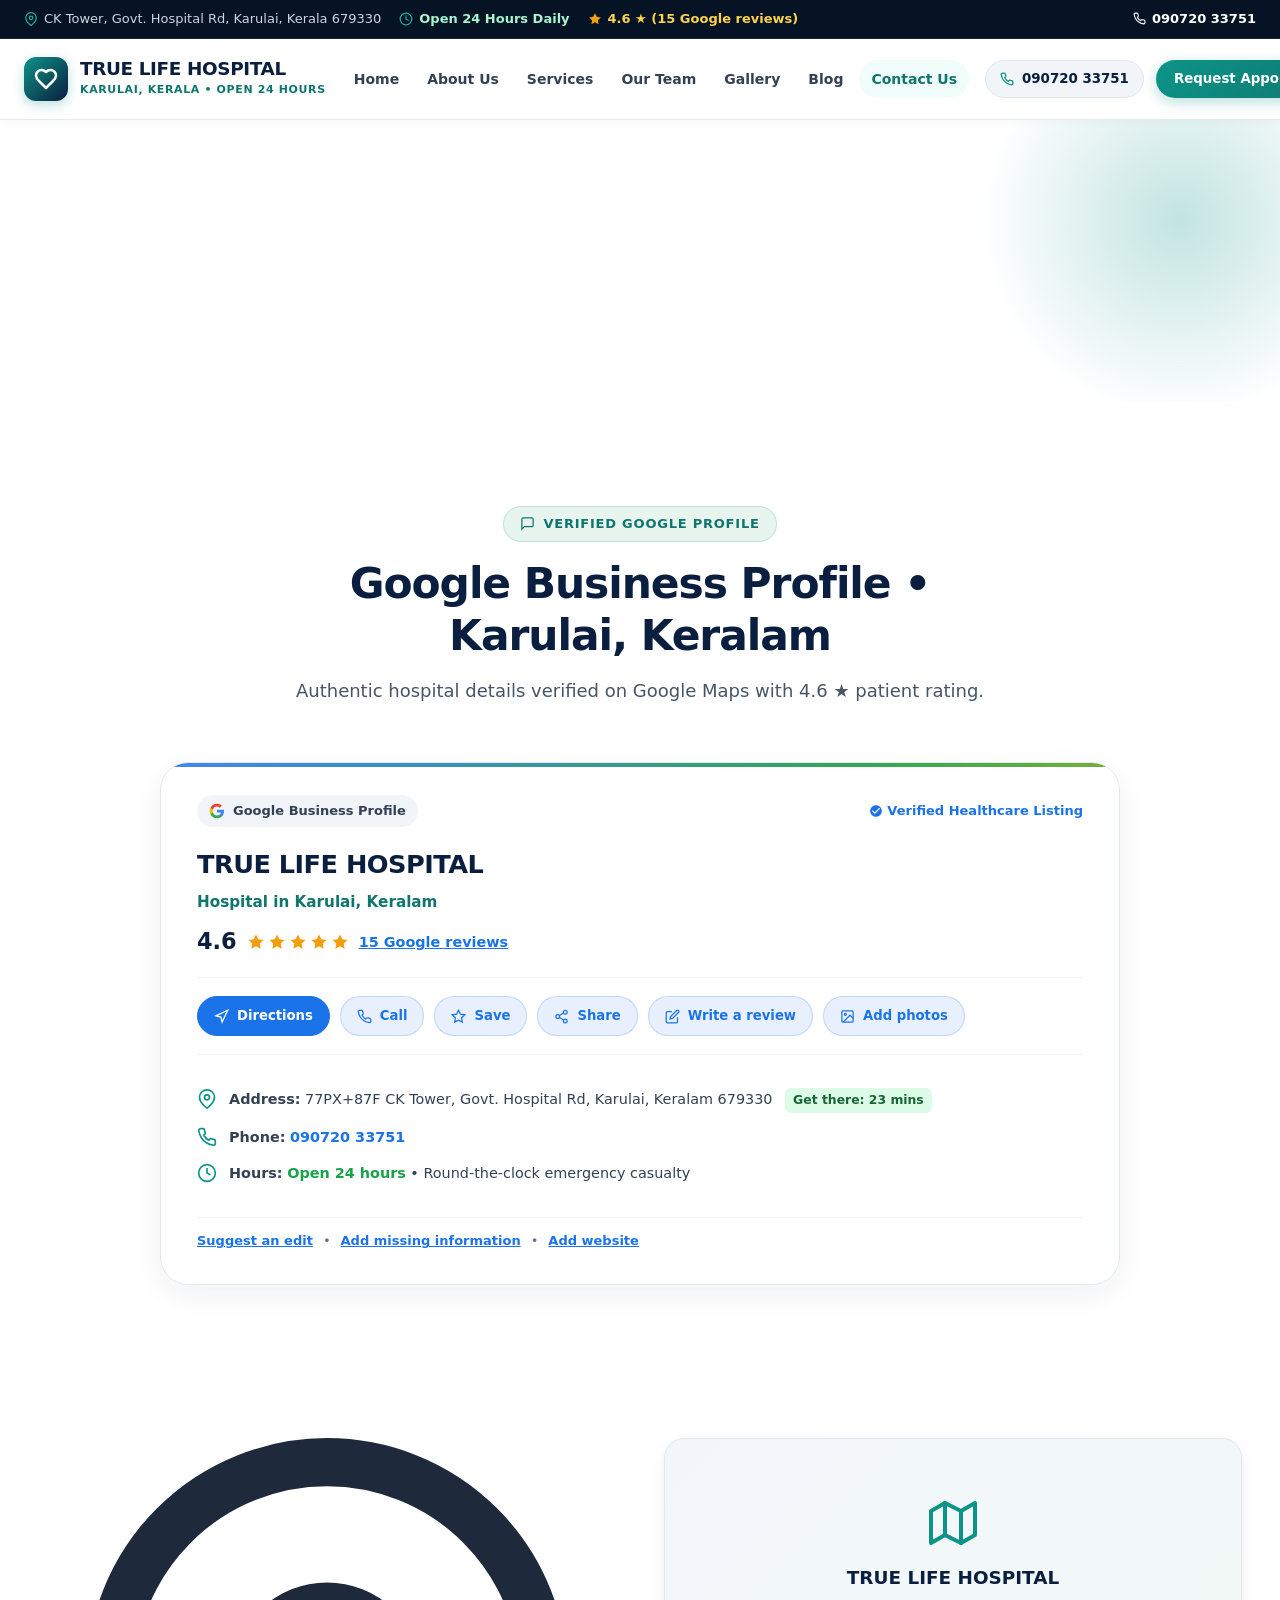
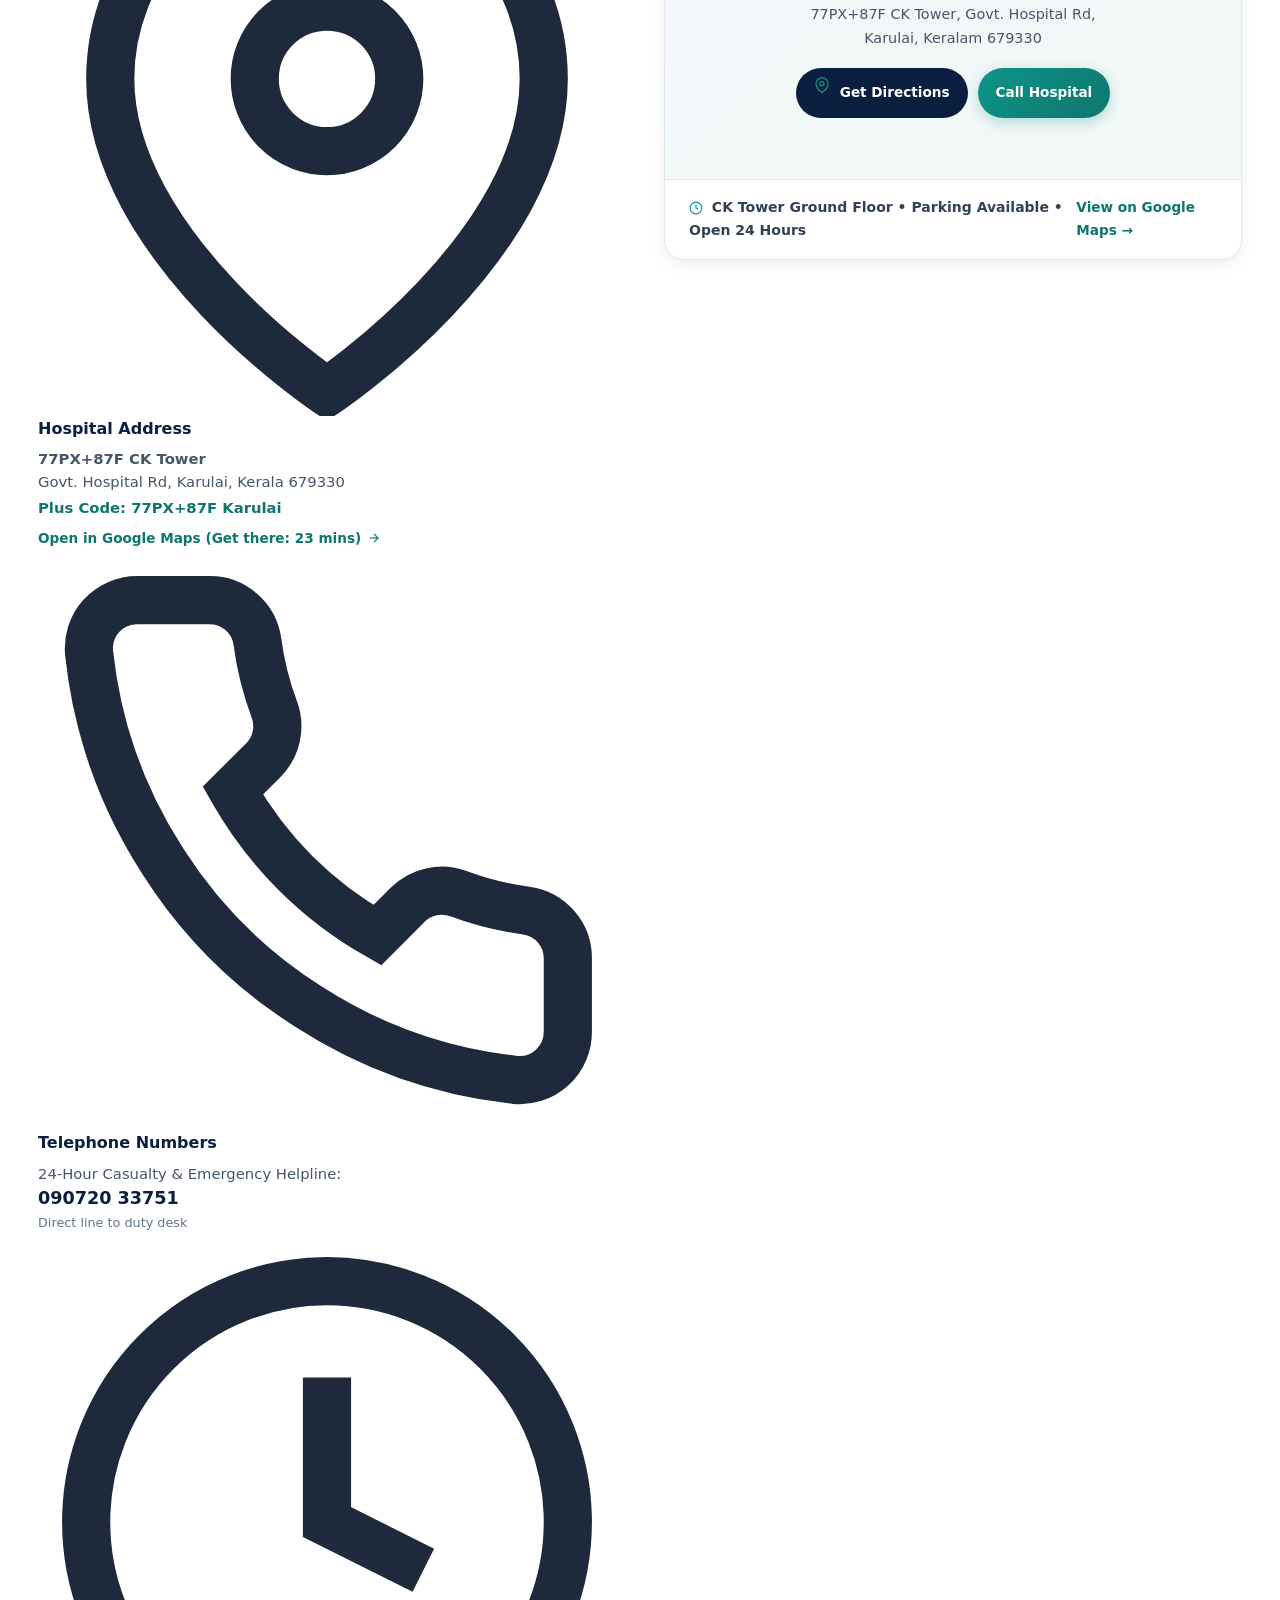
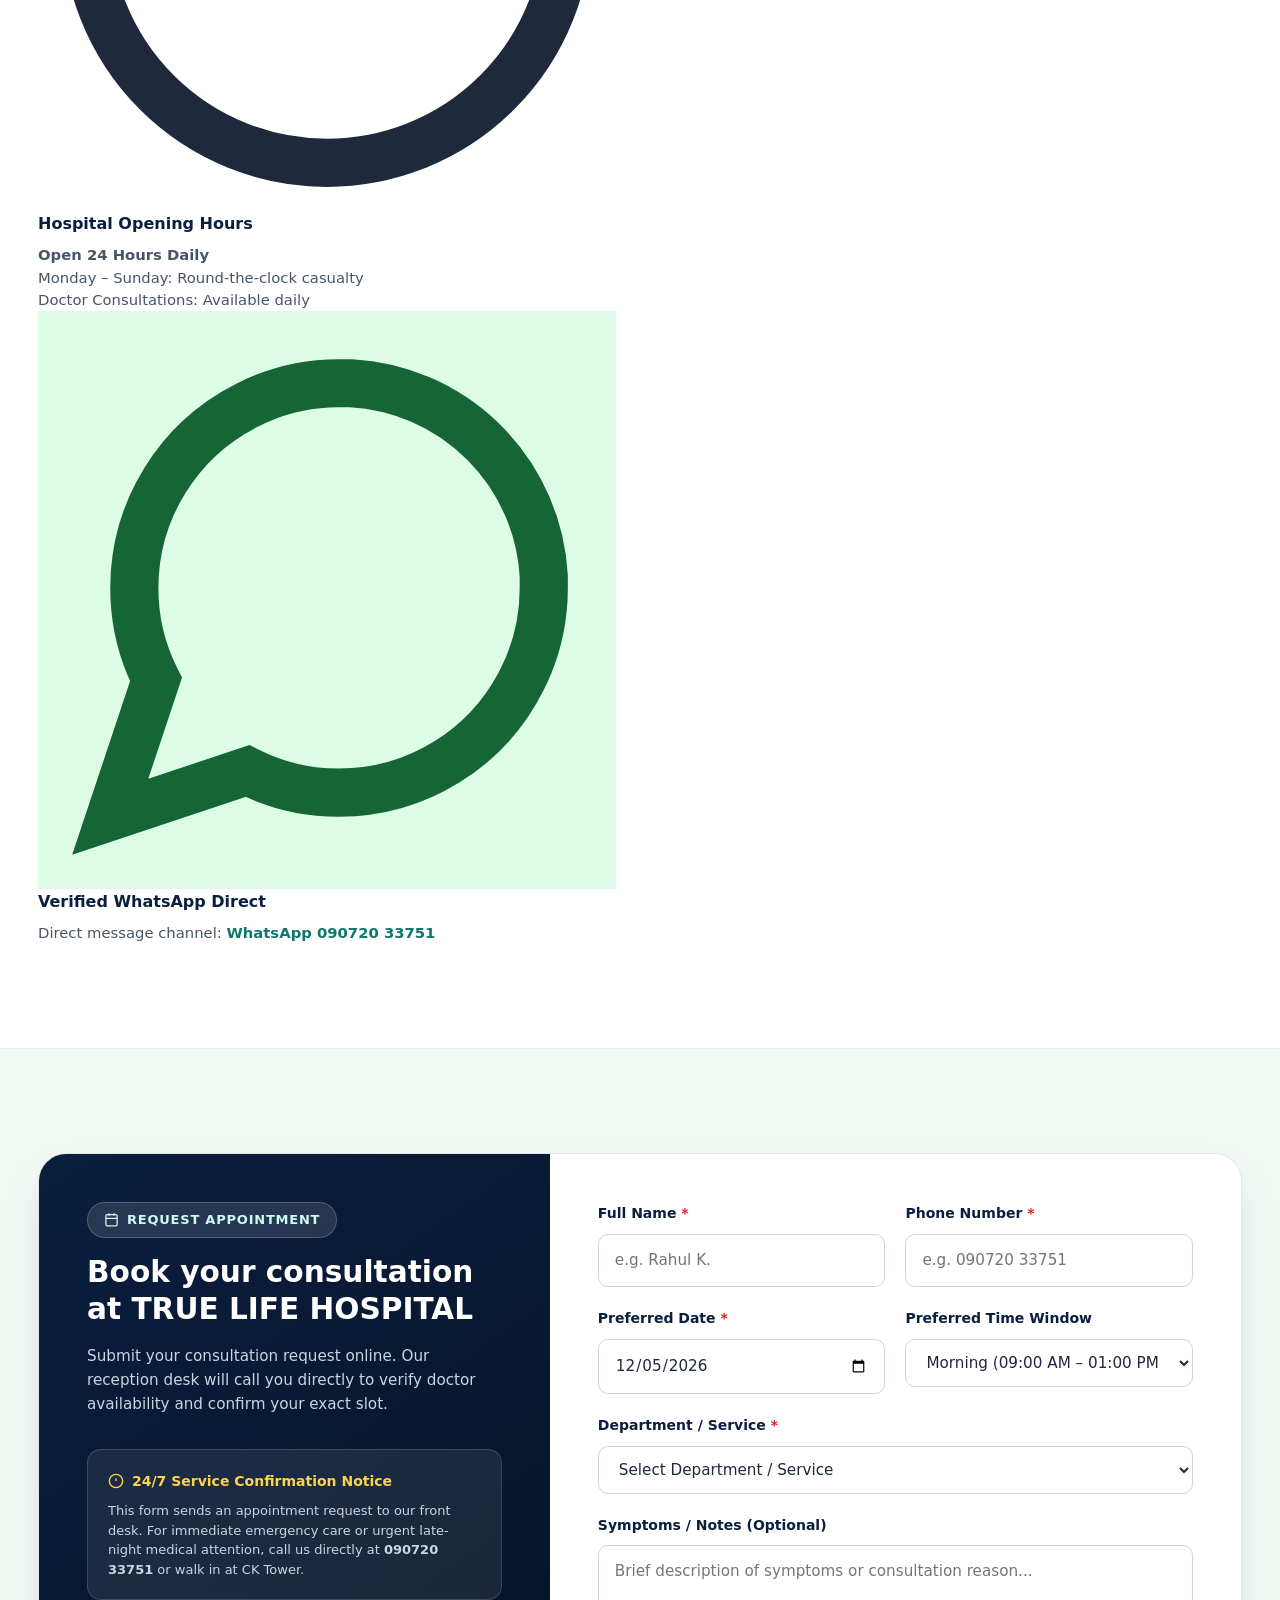
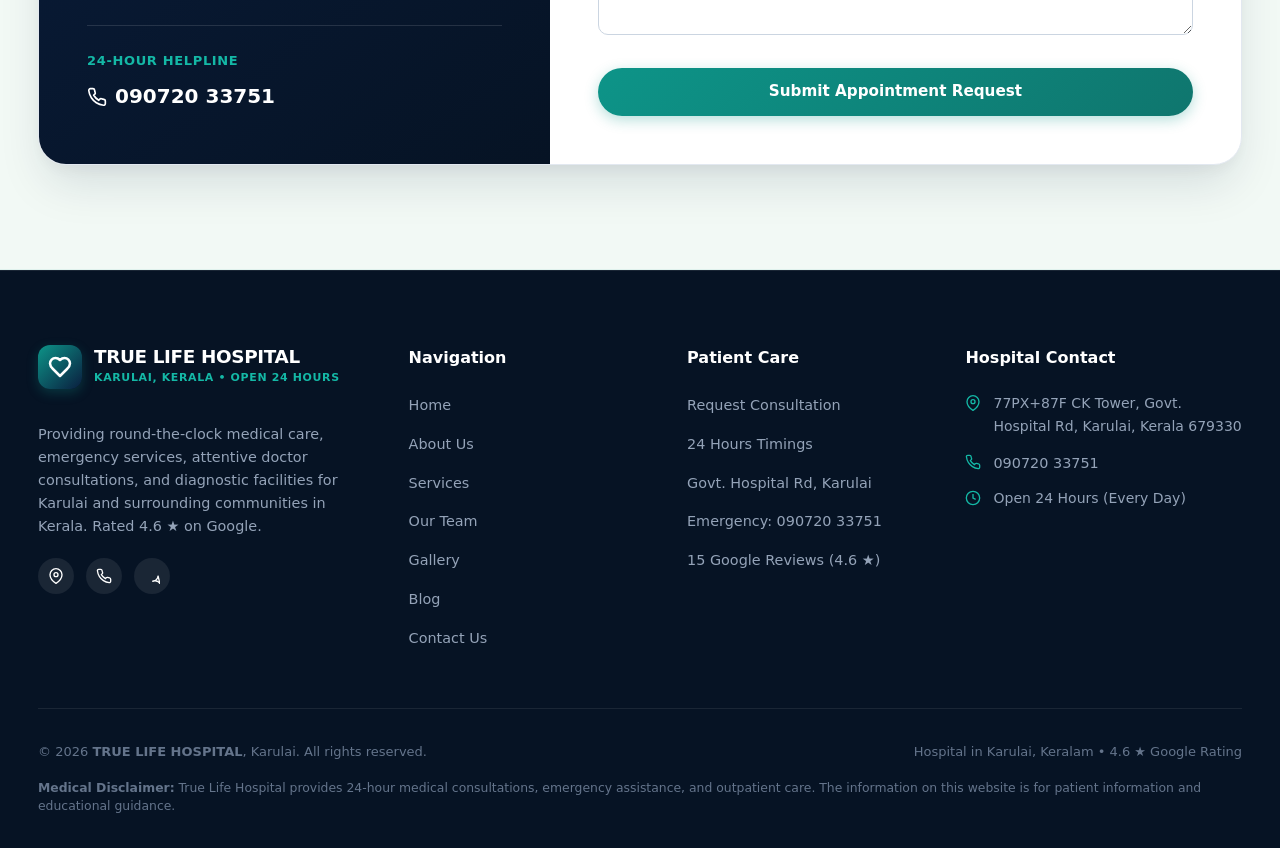
<file: contact.html>
<!DOCTYPE html>
<html lang="en">
<head>
  <meta charset="UTF-8">
  <meta name="viewport" content="width=device-width, initial-scale=1.0">
  <title>Contact Us – TRUE LIFE HOSPITAL | 24-Hour Hospital in Karulai, Kerala</title>
  <meta name="description" content="Contact True Life Hospital in Karulai, Kerala: 090720 33751. Located at CK Tower, Govt. Hospital Rd. Open 24 hours daily with directions and online appointment requests.">

  <!-- Favicon -->
  <link rel="icon" href="data:image/svg+xml,<svg xmlns='http://www.w3.org/2000/svg' viewBox='0 0 24 24' fill='%230D9488'><path d='M19 14c1.49-1.46 3-3.21 3-5.5A5.5 5.5 0 0 0 16.5 3c-1.76 0-3 .5-4.5 2-1.5-1.5-2.74-2-4.5-2A5.5 5.5 0 0 0 2 8.5c0 2.3 1.5 4.05 3 5.5l7 7Z'/></svg>" type="image/svg+xml">

  <!-- Google Fonts: Inter -->
  <link rel="preconnect" href="https://fonts.googleapis.com">
  <link rel="preconnect" href="https://fonts.gstatic.com" crossorigin>
  <link href="https://fonts.googleapis.com/css2?family=Inter:wght@400;500;600;700;800&display=swap" rel="stylesheet">

  <!-- Stylesheet -->
  <link rel="stylesheet" href="styles.css">

  <!-- Schema.org JSON-LD -->
  <script type="application/ld+json">
  {
    "@context": "https://schema.org",
    "@type": "Hospital",
    "name": "TRUE LIFE HOSPITAL",
    "telephone": "+919072033751",
    "address": {
      "@type": "PostalAddress",
      "streetAddress": "77PX+87F CK Tower, Govt. Hospital Rd",
      "addressLocality": "Karulai",
      "addressRegion": "Kerala",
      "postalCode": "679330",
      "addressCountry": "IN"
    },
    "openingHours": "Mo-Su 00:00-23:59"
  }
  </script>
</head>
<body>
  <!-- Accessibility Skip Link -->
  <a href="#main-content" class="skip-link">Skip to main content</a>

  <!-- TOP EMERGENCY & REPUTATION BAR -->
  <div class="top-announcement-bar">
    <div class="container top-bar-content">
      <div class="top-bar-info">
        <span class="top-bar-item">
          <svg viewBox="0 0 24 24" fill="none" stroke="currentColor" stroke-width="2" stroke-linecap="round" stroke-linejoin="round"><path d="M21 10c0 7-9 13-9 13s-9-6-9-13a9 9 0 0 1 18 0z"></path><circle cx="12" cy="10" r="3"></circle></svg>
          <span>CK Tower, Govt. Hospital Rd, Karulai, Kerala 679330</span>
        </span>
        <span class="top-bar-item highlight-hours">
          <svg viewBox="0 0 24 24" fill="none" stroke="currentColor" stroke-width="2" stroke-linecap="round" stroke-linejoin="round"><circle cx="12" cy="12" r="10"></circle><polyline points="12 6 12 12 16 14"></polyline></svg>
          <strong>Open 24 Hours Daily</strong>
        </span>
        <span class="top-bar-item rating-tag">
          <svg viewBox="0 0 24 24" fill="#F59E0B" stroke="none" style="width:14px;height:14px;"><polygon points="12 2 15.09 8.26 22 9.27 17 14.14 18.18 21.02 12 17.77 5.82 21.02 7 14.14 2 9.27 8.91 8.26 12 2"></polygon></svg>
          <span>4.6 ★ (15 Google reviews)</span>
        </span>
      </div>
      <div class="top-bar-actions">
        <a href="tel:+919072033751" class="top-bar-phone">
          <svg viewBox="0 0 24 24" fill="none" stroke="currentColor" stroke-width="2" stroke-linecap="round" stroke-linejoin="round" style="width:13px;height:13px;"><path d="M22 16.92v3a2 2 0 0 1-2.18 2 19.79 19.79 0 0 1-8.63-3.07 19.5 19.5 0 0 1-6-6 19.79 19.79 0 0 1-3.07-8.67A2 2 0 0 1 4.11 2h3a2 2 0 0 1 2 1.72 12.84 12.84 0 0 0 .7 2.81 2 2 0 0 1-.45 2.11L8.09 9.91a16 16 0 0 0 6 6l1.27-1.27a2 2 0 0 1 2.11-.45 12.84 12.84 0 0 0 2.81.7A2 2 0 0 1 22 16.92z"></path></svg>
          <span>090720 33751</span>
        </a>
      </div>
    </div>
  </div>

  <!-- HEADER -->
  <header class="site-header" id="site-header">
    <div class="header-container">
      <a href="index.html" class="brand-logo" aria-label="True Life Hospital Home">
        <div class="brand-icon-box" aria-hidden="true">
          <svg viewBox="0 0 24 24" fill="none" stroke="currentColor" stroke-width="2.5" stroke-linecap="round" stroke-linejoin="round">
            <path d="M19 14c1.49-1.46 3-3.21 3-5.5A5.5 5.5 0 0 0 16.5 3c-1.76 0-3 .5-4.5 2-1.5-1.5-2.74-2-4.5-2A5.5 5.5 0 0 0 2 8.5c0 2.3 1.5 4.05 3 5.5l7 7Z"></path>
          </svg>
        </div>
        <div class="brand-text">
          <span class="brand-name">TRUE LIFE HOSPITAL</span>
          <span class="brand-subtitle">Karulai, Kerala &bull; Open 24 Hours</span>
        </div>
      </a>

      <!-- Desktop Navigation: EXACT 7 REQUESTED SECTIONS -->
      <nav class="main-nav" id="main-nav" aria-label="Main Navigation">
        <a href="index.html" class="nav-link">Home</a>
        <a href="about.html" class="nav-link">About Us</a>
        <a href="services.html" class="nav-link">Services</a>
        <a href="team.html" class="nav-link">Our Team</a>
        <a href="gallery.html" class="nav-link">Gallery</a>
        <a href="blog.html" class="nav-link">Blog</a>
        <a href="contact.html" class="nav-link active">Contact Us</a>
      </nav>

      <div class="header-actions">
        <a href="tel:+919072033751" class="header-phone-pill" aria-label="Call True Life Hospital">
          <svg viewBox="0 0 24 24" fill="none" stroke="currentColor" stroke-width="2.2" stroke-linecap="round" stroke-linejoin="round">
            <path d="M22 16.92v3a2 2 0 0 1-2.18 2 19.79 19.79 0 0 1-8.63-3.07 19.5 19.5 0 0 1-6-6 19.79 19.79 0 0 1-3.07-8.67A2 2 0 0 1 4.11 2h3a2 2 0 0 1 2 1.72 12.84 12.84 0 0 0 .7 2.81 2 2 0 0 1-.45 2.11L8.09 9.91a16 16 0 0 0 6 6l1.27-1.27a2 2 0 0 1 2.11-.45 12.84 12.84 0 0 0 2.81.7A2 2 0 0 1 22 16.92z"></path>
          </svg>
          <span>090720 33751</span>
        </a>

        <a href="#appointments" class="btn btn-primary btn-header-cta">
          <span>Request Appointment</span>
        </a>

        <button type="button" class="mobile-menu-toggle" id="mobile-menu-toggle" aria-label="Toggle navigation menu" aria-expanded="false">
          <svg viewBox="0 0 24 24" fill="none" stroke="currentColor" stroke-width="2" stroke-linecap="round" stroke-linejoin="round">
            <line x1="3" y1="12" x2="21" y2="12"></line>
            <line x1="3" y1="6" x2="21" y2="6"></line>
            <line x1="3" y1="18" x2="21" y2="18"></line>
          </svg>
        </button>
      </div>
    </div>
  </header>

  <!-- PAGE HEADER BANNER -->
  <section class="page-header-banner">
    <div class="container">
      <nav class="breadcrumb-nav" aria-label="Breadcrumb">
        <a href="index.html">Home</a>
        <span class="breadcrumb-separator">/</span>
        <span style="color:var(--color-white);">Contact Us</span>
      </nav>
      <h1 class="page-banner-title">Contact TRUE LIFE HOSPITAL</h1>
      <p class="page-banner-lead">
        Get turn-by-turn directions to CK Tower on Govt. Hospital Road, reach our 24-hour telephone helpline, or submit an appointment request.
      </p>
    </div>
  </section>

  <main id="main-content">
    <!-- GOOGLE BUSINESS PROFILE SHOWCASE CARD -->
    <section class="section bg-white" style="padding-bottom:0;">
      <div class="container">
        <div class="section-header">
          <div class="section-badge">
            <svg viewBox="0 0 24 24" fill="none" stroke="currentColor" stroke-width="2"><path d="M21 15a2 2 0 0 1-2 2H7l-4 4V5a2 2 0 0 1 2-2h14a2 2 0 0 1 2 2z"></path></svg>
            <span>Verified Google Profile</span>
          </div>
          <h2 class="section-title">Google Business Profile &bull; Karulai, Keralam</h2>
          <p class="section-subtitle">
            Authentic hospital details verified on Google Maps with 4.6 ★ patient rating.
          </p>
        </div>

        <!-- Google Business Profile Card -->
        <div class="google-profile-card">
          <div class="google-card-header">
            <div class="google-brand-row">
              <div class="google-badge-pill">
                <svg viewBox="0 0 24 24" style="width:16px;height:16px;">
                  <path fill="#4285F4" d="M22.56 12.25c0-.78-.07-1.53-.2-2.25H12v4.26h5.92c-.26 1.37-1.04 2.53-2.21 3.31v2.77h3.57c2.08-1.92 3.28-4.74 3.28-8.09z"/>
                  <path fill="#34A853" d="M12 23c2.97 0 5.46-.98 7.28-2.66l-3.57-2.77c-.98.66-2.23 1.06-3.71 1.06-2.86 0-5.29-1.93-6.16-4.53H2.18v2.84C3.99 20.53 7.7 23 12 23z"/>
                  <path fill="#FBBC05" d="M5.84 14.09c-.22-.66-.35-1.36-.35-2.09s.13-1.43.35-2.09V7.06H2.18C1.43 8.55 1 10.22 1 12s.43 3.45 1.18 4.94l2.85-2.22.81-.63z"/>
                  <path fill="#EA4335" d="M12 5.38c1.62 0 3.06.56 4.21 1.64l3.15-3.15C17.45 2.09 14.97 1 12 1 7.7 1 3.99 3.47 2.18 7.06l3.66 2.84c.87-2.6 3.3-4.52 6.16-4.52z"/>
                </svg>
                <span>Google Business Profile</span>
              </div>
              <span class="google-verified-tag">
                <svg viewBox="0 0 24 24" fill="currentColor" style="width:14px;height:14px;"><path d="M12 2C6.48 2 2 6.48 2 12s4.48 10 10 10 10-4.48 10-10S17.52 2 12 2zm-2 15l-5-5 1.41-1.41L10 14.17l7.59-7.59L19 8l-9 9z"/></svg>
                Verified Healthcare Listing
              </span>
            </div>

            <div class="google-title-row">
              <div>
                <h3 class="google-profile-name">TRUE LIFE HOSPITAL</h3>
                <div class="google-profile-category">Hospital in Karulai, Keralam</div>
                <div class="google-rating-row">
                  <span class="google-rating-val">4.6</span>
                  <div class="google-stars-display" aria-label="4.6 out of 5 stars">
                    <svg viewBox="0 0 24 24" fill="#F59E0B"><polygon points="12 2 15.09 8.26 22 9.27 17 14.14 18.18 21.02 12 17.77 5.82 21.02 7 14.14 2 9.27 8.91 8.26 12 2"/></svg>
                    <svg viewBox="0 0 24 24" fill="#F59E0B"><polygon points="12 2 15.09 8.26 22 9.27 17 14.14 18.18 21.02 12 17.77 5.82 21.02 7 14.14 2 9.27 8.91 8.26 12 2"/></svg>
                    <svg viewBox="0 0 24 24" fill="#F59E0B"><polygon points="12 2 15.09 8.26 22 9.27 17 14.14 18.18 21.02 12 17.77 5.82 21.02 7 14.14 2 9.27 8.91 8.26 12 2"/></svg>
                    <svg viewBox="0 0 24 24" fill="#F59E0B"><polygon points="12 2 15.09 8.26 22 9.27 17 14.14 18.18 21.02 12 17.77 5.82 21.02 7 14.14 2 9.27 8.91 8.26 12 2"/></svg>
                    <svg viewBox="0 0 24 24" fill="#F59E0B"><polygon points="12 2 15.09 8.26 22 9.27 17 14.14 18.18 21.02 12 17.77 5.82 21.02 7 14.14 2 9.27 8.91 8.26 12 2"/></svg>
                  </div>
                  <a href="https://www.google.com/maps/search/?api=1&query=77PX%2B87F+CK+Tower+Govt+Hospital+Rd+Karulai+Kerala+679330" target="_blank" rel="noopener noreferrer" class="google-review-count">15 Google reviews</a>
                </div>
              </div>
            </div>

            <!-- Action Buttons Strip -->
            <div class="google-action-strip">
              <a href="https://www.google.com/maps/search/?api=1&query=77PX%2B87F+CK+Tower+Govt+Hospital+Rd+Karulai+Kerala+679330" target="_blank" rel="noopener noreferrer" class="google-action-item primary-action">
                <svg viewBox="0 0 24 24" fill="none" stroke="currentColor" stroke-width="2"><polygon points="3 11 22 2 13 21 11 13 3 11"/></svg>
                <span>Directions</span>
              </a>
              <a href="tel:+919072033751" class="google-action-item">
                <svg viewBox="0 0 24 24" fill="none" stroke="currentColor" stroke-width="2"><path d="M22 16.92v3a2 2 0 0 1-2.18 2 19.79 19.79 0 0 1-8.63-3.07 19.5 19.5 0 0 1-6-6 19.79 19.79 0 0 1-3.07-8.67A2 2 0 0 1 4.11 2h3a2 2 0 0 1 2 1.72 12.84 12.84 0 0 0 .7 2.81 2 2 0 0 1-.45 2.11L8.09 9.91a16 16 0 0 0 6 6l1.27-1.27a2 2 0 0 1 2.11-.45 12.84 12.84 0 0 0 2.81.7A2 2 0 0 1 22 16.92z"/></svg>
                <span>Call</span>
              </a>
              <a href="https://www.google.com/maps/search/?api=1&query=77PX%2B87F+CK+Tower+Govt+Hospital+Rd+Karulai+Kerala+679330" target="_blank" rel="noopener noreferrer" class="google-action-item">
                <svg viewBox="0 0 24 24" fill="none" stroke="currentColor" stroke-width="2"><polygon points="12 2 15.09 8.26 22 9.27 17 14.14 18.18 21.02 12 17.77 5.82 21.02 7 14.14 2 9.27 8.91 8.26 12 2"/></svg>
                <span>Save</span>
              </a>
              <button type="button" class="google-action-item" onclick="if(navigator.share){navigator.share({title:'TRUE LIFE HOSPITAL', url:window.location.href});}else{alert('TRUE LIFE HOSPITAL, Karulai: ' + window.location.href);}">
                <svg viewBox="0 0 24 24" fill="none" stroke="currentColor" stroke-width="2"><circle cx="18" cy="5" r="3"/><circle cx="6" cy="12" r="3"/><circle cx="18" cy="19" r="3"/><line x1="8.59" y1="13.51" x2="15.42" y2="17.49"/><line x1="15.41" y1="6.51" x2="8.59" y2="10.49"/></svg>
                <span>Share</span>
              </button>
              <a href="https://www.google.com/maps/search/?api=1&query=77PX%2B87F+CK+Tower+Govt+Hospital+Rd+Karulai+Kerala+679330" target="_blank" rel="noopener noreferrer" class="google-action-item">
                <svg viewBox="0 0 24 24" fill="none" stroke="currentColor" stroke-width="2"><path d="M11 4H4a2 2 0 0 0-2 2v14a2 2 0 0 0 2 2h14a2 2 0 0 0 2-2v-7"/><path d="M18.5 2.5a2.121 2.121 0 0 1 3 3L12 15l-4 1 1-4 9.5-9.5z"/></svg>
                <span>Write a review</span>
              </a>
              <a href="https://www.google.com/maps/search/?api=1&query=77PX%2B87F+CK+Tower+Govt+Hospital+Rd+Karulai+Kerala+679330" target="_blank" rel="noopener noreferrer" class="google-action-item">
                <svg viewBox="0 0 24 24" fill="none" stroke="currentColor" stroke-width="2"><rect x="3" y="3" width="18" height="18" rx="2" ry="2"/><circle cx="8.5" cy="8.5" r="1.5"/><polyline points="21 15 16 10 5 21"/></svg>
                <span>Add photos</span>
              </a>
            </div>

            <!-- Info Rows -->
            <div class="google-info-table">
              <div class="google-info-row">
                <div class="google-info-icon">
                  <svg viewBox="0 0 24 24" fill="none" stroke="currentColor" stroke-width="2"><path d="M21 10c0 7-9 13-9 13s-9-6-9-13a9 9 0 0 1 18 0z"/><circle cx="12" cy="10" r="3"/></svg>
                </div>
                <div class="google-info-text">
                  <strong>Address:</strong> 77PX+87F CK Tower, Govt. Hospital Rd, Karulai, Keralam 679330
                  <span class="google-commute-tag">Get there: 23 mins</span>
                </div>
              </div>
              <div class="google-info-row">
                <div class="google-info-icon">
                  <svg viewBox="0 0 24 24" fill="none" stroke="currentColor" stroke-width="2"><path d="M22 16.92v3a2 2 0 0 1-2.18 2 19.79 19.79 0 0 1-8.63-3.07 19.5 19.5 0 0 1-6-6 19.79 19.79 0 0 1-3.07-8.67A2 2 0 0 1 4.11 2h3a2 2 0 0 1 2 1.72 12.84 12.84 0 0 0 .7 2.81 2 2 0 0 1-.45 2.11L8.09 9.91a16 16 0 0 0 6 6l1.27-1.27a2 2 0 0 1 2.11-.45 12.84 12.84 0 0 0 2.81.7A2 2 0 0 1 22 16.92z"/></svg>
                </div>
                <div class="google-info-text">
                  <strong>Phone:</strong> <a href="tel:+919072033751" class="google-phone-link">090720 33751</a>
                </div>
              </div>
              <div class="google-info-row">
                <div class="google-info-icon">
                  <svg viewBox="0 0 24 24" fill="none" stroke="currentColor" stroke-width="2"><circle cx="12" cy="12" r="10"/><polyline points="12 6 12 12 16 14"/></svg>
                </div>
                <div class="google-info-text">
                  <strong>Hours:</strong> <span class="hours-open-tag">Open 24 hours</span> &bull; Round-the-clock emergency casualty
                </div>
              </div>
            </div>

            <!-- Community & Edit Strip -->
            <div class="google-meta-links-strip">
              <a href="https://www.google.com/maps/search/?api=1&query=77PX%2B87F+CK+Tower+Govt+Hospital+Rd+Karulai+Kerala+679330" target="_blank" rel="noopener noreferrer">Suggest an edit</a>
              <span>&bull;</span>
              <a href="https://www.google.com/maps/search/?api=1&query=77PX%2B87F+CK+Tower+Govt+Hospital+Rd+Karulai+Kerala+679330" target="_blank" rel="noopener noreferrer">Add missing information</a>
              <span>&bull;</span>
              <a href="https://www.google.com/maps/search/?api=1&query=77PX%2B87F+CK+Tower+Govt+Hospital+Rd+Karulai+Kerala+679330" target="_blank" rel="noopener noreferrer">Add website</a>
            </div>
          </div>
        </div>
      </div>
    </section>

    <!-- CONTACT DETAILS & MAP SECTION -->
    <section class="section bg-white" id="contact">
      <div class="container">
        <div class="contact-grid">
          <div class="contact-info-list">
            <div class="contact-info-item">
              <div class="contact-info-icon-box">
                <svg viewBox="0 0 24 24" fill="none" stroke="currentColor" stroke-width="2"><path d="M21 10c0 7-9 13-9 13s-9-6-9-13a9 9 0 0 1 18 0z"></path><circle cx="12" cy="10" r="3"></circle></svg>
              </div>
              <div>
                <h3 class="contact-info-title">Hospital Address</h3>
                <p class="contact-info-text">
                  <strong>77PX+87F CK Tower</strong><br>
                  Govt. Hospital Rd, Karulai, Kerala 679330<br>
                  <span style="display:inline-block; margin-top:4px; font-weight:700; color:var(--color-teal-700);">Plus Code: 77PX+87F Karulai</span>
                </p>
                <a href="https://www.google.com/maps/search/?api=1&query=77PX%2B87F+CK+Tower+Govt+Hospital+Rd+Karulai+Kerala+679330" class="quick-info-link" target="_blank" rel="noopener noreferrer" style="margin-top:8px;">
                  <span>Open in Google Maps (Get there: 23 mins)</span>
                  <svg viewBox="0 0 24 24" fill="none" stroke="currentColor" stroke-width="2" style="width:14px;height:14px;"><line x1="5" y1="12" x2="19" y2="12"></line><polyline points="12 5 19 12 12 19"></polyline></svg>
                </a>
              </div>
            </div>

            <div class="contact-info-item">
              <div class="contact-info-icon-box">
                <svg viewBox="0 0 24 24" fill="none" stroke="currentColor" stroke-width="2"><path d="M22 16.92v3a2 2 0 0 1-2.18 2 19.79 19.79 0 0 1-8.63-3.07 19.5 19.5 0 0 1-6-6 19.79 19.79 0 0 1-3.07-8.67A2 2 0 0 1 4.11 2h3a2 2 0 0 1 2 1.72 12.84 12.84 0 0 0 .7 2.81 2 2 0 0 1-.45 2.11L8.09 9.91a16 16 0 0 0 6 6l1.27-1.27a2 2 0 0 1 2.11-.45 12.84 12.84 0 0 0 2.81.7A2 2 0 0 1 22 16.92z"></path></svg>
              </div>
              <div>
                <h3 class="contact-info-title">Telephone Numbers</h3>
                <p class="contact-info-text">
                  24-Hour Casualty &amp; Emergency Helpline:<br>
                  <a href="tel:+919072033751" style="font-size:1.1rem; font-weight:800; color:var(--color-navy-900);">090720 33751</a><br>
                  <span style="font-size:0.8rem; color:var(--color-gray-500);">Direct line to duty desk</span>
                </p>
              </div>
            </div>

            <div class="contact-info-item">
              <div class="contact-info-icon-box">
                <svg viewBox="0 0 24 24" fill="none" stroke="currentColor" stroke-width="2"><circle cx="12" cy="12" r="10"></circle><polyline points="12 6 12 12 16 14"></polyline></svg>
              </div>
              <div>
                <h3 class="contact-info-title">Hospital Opening Hours</h3>
                <p class="contact-info-text">
                  <strong>Open 24 Hours Daily</strong><br>
                  Monday – Sunday: Round-the-clock casualty<br>
                  Doctor Consultations: Available daily
                </p>
              </div>
            </div>

            <div class="contact-info-item">
              <div class="contact-info-icon-box" style="background:#DCFCE7; color:#166534;">
                <svg viewBox="0 0 24 24" fill="none" stroke="currentColor" stroke-width="2"><path d="M21 11.5a8.38 8.38 0 0 1-.9 3.8 8.5 8.5 0 0 1-7.6 4.7 8.38 8.38 0 0 1-3.8-.9L3 21l1.9-5.7a8.38 8.38 0 0 1-.9-3.8 8.5 8.5 0 0 1 4.7-7.6 8.38 8.38 0 0 1 3.8-.9h.5a8.48 8.48 0 0 1 8 8v.5z"></path></svg>
              </div>
              <div>
                <h3 class="contact-info-title">Verified WhatsApp Direct</h3>
                <p class="contact-info-text">
                  Direct message channel: <a href="https://wa.me/919072033751" target="_blank" rel="noopener noreferrer"><strong>WhatsApp 090720 33751</strong></a>
                </p>
              </div>
            </div>
          </div>

          <div class="map-container" id="map-container">
            <div class="map-placeholder-box" id="map-placeholder">
              <svg viewBox="0 0 24 24" fill="none" stroke="currentColor" stroke-width="2" stroke-linecap="round" stroke-linejoin="round"><polygon points="1 6 1 22 8 18 16 22 23 18 23 2 16 6 8 2 1 6"></polygon><line x1="8" y1="2" x2="8" y2="18"></line><line x1="16" y1="6" x2="16" y2="22"></line></svg>
              <h3 style="font-size:1.15rem; font-weight:800; color:var(--color-navy-900); margin-bottom:8px;">TRUE LIFE HOSPITAL</h3>
              <p style="font-size:0.9rem; color:var(--color-gray-600); max-width:320px; margin-bottom:18px;">
                77PX+87F CK Tower, Govt. Hospital Rd, Karulai, Keralam 679330
              </p>
              <div style="display:flex; gap:10px; flex-wrap:wrap; justify-content:center;">
                <a href="https://www.google.com/maps/search/?api=1&query=77PX%2B87F+CK+Tower+Govt+Hospital+Rd+Karulai+Kerala+679330" class="btn btn-navy btn-sm" target="_blank" rel="noopener noreferrer">
                  <svg viewBox="0 0 24 24" fill="none" stroke="currentColor" stroke-width="2" style="width:16px;height:16px;"><path d="M21 10c0 7-9 13-9 13s-9-6-9-13a9 9 0 0 1 18 0z"></path><circle cx="12" cy="10" r="3"></circle></svg>
                  <span>Get Directions</span>
                </a>
                <a href="tel:+919072033751" class="btn btn-primary btn-sm">
                  <span>Call Hospital</span>
                </a>
              </div>
            </div>

            <div class="map-footer-bar">
              <span class="map-footer-text">
                <svg viewBox="0 0 24 24" fill="none" stroke="currentColor" stroke-width="2" style="display:inline; width:14px; height:14px; vertical-align:middle; margin-right:4px; color:var(--color-teal-600);"><circle cx="12" cy="12" r="10"></circle><polyline points="12 6 12 12 16 14"></polyline></svg>
                CK Tower Ground Floor &bull; Parking Available &bull; Open 24 Hours
              </span>
              <a href="https://www.google.com/maps/search/?api=1&query=77PX%2B87F+CK+Tower+Govt+Hospital+Rd+Karulai+Kerala+679330" target="_blank" rel="noopener noreferrer" style="font-size:0.85rem; font-weight:700; color:var(--color-teal-700);">
                View on Google Maps &rarr;
              </a>
            </div>
          </div>
        </div>
      </div>
    </section>

    <!-- APPOINTMENT SECTION -->
    <section class="section bg-soft-green" id="appointments">
      <div class="container">
        <div class="appointment-wrapper">
          <div class="appointment-aside">
            <div>
              <div class="section-badge" style="background: rgba(255,255,255,0.12); color: var(--color-teal-100); border-color: rgba(255,255,255,0.2);">
                <svg viewBox="0 0 24 24" fill="none" stroke="currentColor" stroke-width="2"><rect x="3" y="4" width="18" height="18" rx="2" ry="2"></rect><line x1="16" y1="2" x2="16" y2="6"></line><line x1="8" y1="2" x2="8" y2="6"></line><line x1="3" y1="10" x2="21" y2="10"></line></svg>
                <span>Request Appointment</span>
              </div>
              <h2 class="appointment-aside-title">Book your consultation at TRUE LIFE HOSPITAL</h2>
              <p class="appointment-aside-text">
                Submit your consultation request online. Our reception desk will call you directly to verify doctor availability and confirm your exact slot.
              </p>

              <div class="appointment-policy-box">
                <div class="policy-header">
                  <svg viewBox="0 0 24 24" fill="none" stroke="currentColor" stroke-width="2" style="width:16px;height:16px;"><circle cx="12" cy="12" r="10"></circle><line x1="12" y1="8" x2="12" y2="12"></line><line x1="12" y1="16" x2="12.01" y2="16"></line></svg>
                  <span>24/7 Service Confirmation Notice</span>
                </div>
                <p class="policy-text">
                  This form sends an appointment request to our front desk. For immediate emergency care or urgent late-night medical attention, call us directly at <strong>090720 33751</strong> or walk in at CK Tower.
                </p>
              </div>
            </div>

            <div class="appointment-direct-contact">
              <div class="direct-contact-label">24-Hour Helpline</div>
              <a href="tel:+919072033751" class="direct-phone-display">
                <svg viewBox="0 0 24 24" fill="none" stroke="currentColor" stroke-width="2" style="width:20px;height:20px;"><path d="M22 16.92v3a2 2 0 0 1-2.18 2 19.79 19.79 0 0 1-8.63-3.07 19.5 19.5 0 0 1-6-6 19.79 19.79 0 0 1-3.07-8.67A2 2 0 0 1 4.11 2h3a2 2 0 0 1 2 1.72 12.84 12.84 0 0 0 .7 2.81 2 2 0 0 1-.45 2.11L8.09 9.91a16 16 0 0 0 6 6l1.27-1.27a2 2 0 0 1 2.11-.45 12.84 12.84 0 0 0 2.81.7A2 2 0 0 1 22 16.92z"></path></svg>
                <span>090720 33751</span>
              </a>
            </div>
          </div>

          <div class="appointment-form-container">
            <form id="appointment-form" novalidate>
              <div class="form-grid">
                <div class="form-group">
                  <label for="patient-name" class="form-label">Full Name <span class="required">*</span></label>
                  <input type="text" id="patient-name" name="patientName" class="form-input" placeholder="e.g. Rahul K." required autocomplete="name">
                </div>

                <div class="form-group">
                  <label for="patient-phone" class="form-label">Phone Number <span class="required">*</span></label>
                  <input type="tel" id="patient-phone" name="patientPhone" class="form-input" placeholder="e.g. 090720 33751" required autocomplete="tel">
                </div>

                <div class="form-group">
                  <label for="preferred-date" class="form-label">Preferred Date <span class="required">*</span></label>
                  <input type="date" id="preferred-date" name="preferredDate" class="form-input" required>
                </div>

                <div class="form-group">
                  <label for="preferred-time" class="form-label">Preferred Time Window</label>
                  <select id="preferred-time" name="preferredTime" class="form-select">
                    <option value="Morning (09:00 AM – 01:00 PM)">Morning (09:00 AM – 01:00 PM)</option>
                    <option value="Afternoon (01:00 PM – 05:00 PM)">Afternoon (01:00 PM – 05:00 PM)</option>
                    <option value="Evening (05:00 PM – 09:00 PM)">Evening (05:00 PM – 09:00 PM)</option>
                    <option value="Night / 24-Hour Duty Slot">Night / 24-Hour Duty Slot</option>
                  </select>
                </div>

                <div class="form-group form-group-full">
                  <label for="preferred-department" class="form-label">Department / Service <span class="required">*</span></label>
                  <select id="preferred-department" name="department" class="form-select" required>
                    <!-- Populated dynamically by app.js -->
                  </select>
                </div>

                <div class="form-group form-group-full">
                  <label for="patient-notes" class="form-label">Symptoms / Notes (Optional)</label>
                  <textarea id="patient-notes" name="notes" class="form-textarea" placeholder="Brief description of symptoms or consultation reason..."></textarea>
                </div>
              </div>

              <div class="form-submit-row">
                <button type="submit" class="btn btn-primary" id="btn-submit-appointment" style="width: 100%;">
                  <span>Submit Appointment Request</span>
                </button>
              </div>
            </form>
          </div>
        </div>
      </div>
    </section>
  </main>

  <!-- FOOTER -->
  <footer class="site-footer" id="site-footer">
    <div class="container">
      <div class="footer-grid">
        <div>
          <div class="brand-logo" style="margin-bottom: 18px;">
            <div class="brand-icon-box" aria-hidden="true">
              <svg viewBox="0 0 24 24" fill="none" stroke="currentColor" stroke-width="2.5" stroke-linecap="round" stroke-linejoin="round">
                <path d="M19 14c1.49-1.46 3-3.21 3-5.5A5.5 5.5 0 0 0 16.5 3c-1.76 0-3 .5-4.5 2-1.5-1.5-2.74-2-4.5-2A5.5 5.5 0 0 0 2 8.5c0 2.3 1.5 4.05 3 5.5l7 7Z"></path>
              </svg>
            </div>
            <div class="brand-text">
              <span class="brand-name" style="color:var(--color-white);">TRUE LIFE HOSPITAL</span>
              <span class="brand-subtitle" style="color:var(--color-teal-500);">Karulai, Kerala &bull; Open 24 Hours</span>
            </div>
          </div>
          <p class="footer-brand-desc">
            Providing round-the-clock medical care, emergency services, attentive doctor consultations, and diagnostic facilities for Karulai and surrounding communities in Kerala. Rated 4.6 ★ on Google.
          </p>
          <div class="social-links">
            <a href="https://www.google.com/maps/search/?api=1&query=77PX%2B87F+CK+Tower+Govt+Hospital+Rd+Karulai+Kerala+679330" target="_blank" rel="noopener noreferrer" class="social-icon-btn" aria-label="Google Maps">
              <svg viewBox="0 0 24 24" fill="none" stroke="currentColor" stroke-width="2"><path d="M21 10c0 7-9 13-9 13s-9-6-9-13a9 9 0 0 1 18 0z"></path><circle cx="12" cy="10" r="3"></circle></svg>
            </a>
            <a href="tel:+919072033751" class="social-icon-btn" aria-label="Phone">
              <svg viewBox="0 0 24 24" fill="none" stroke="currentColor" stroke-width="2"><path d="M22 16.92v3a2 2 0 0 1-2.18 2 19.79 19.79 0 0 1-8.63-3.07 19.5 19.5 0 0 1-6-6 19.79 19.79 0 0 1-3.07-8.67A2 2 0 0 1 4.11 2h3a2 2 0 0 1 2 1.72 12.84 12.84 0 0 0 .7 2.81 2 2 0 0 1-.45 2.11L8.09 9.91a16 16 0 0 0 6 6l1.27-1.27a2 2 0 0 1 2.11-.45 12.84 12.84 0 0 0 2.81.7A2 2 0 0 1 22 16.92z"></path></svg>
            </a>
            <a href="https://wa.me/919072033751" target="_blank" rel="noopener noreferrer" class="social-icon-btn" aria-label="WhatsApp">
              <svg viewBox="0 0 24 24" fill="none" stroke="currentColor" stroke-width="2"><path d="M21 11.5a8.38 8.38 0 0 1-.9 3.8 8.5 8.5 0 0 1-7.6 4.7 8.38 8.38 0 0 1 3.8-.9h.5a8.48 8.48 0 0 1 8 8v.5z"></path></svg>
            </a>
          </div>
        </div>

        <div>
          <h3 class="footer-heading">Navigation</h3>
          <ul class="footer-links-list">
            <li><a href="index.html" class="footer-link">Home</a></li>
            <li><a href="about.html" class="footer-link">About Us</a></li>
            <li><a href="services.html" class="footer-link">Services</a></li>
            <li><a href="team.html" class="footer-link">Our Team</a></li>
            <li><a href="gallery.html" class="footer-link">Gallery</a></li>
            <li><a href="blog.html" class="footer-link">Blog</a></li>
            <li><a href="contact.html" class="footer-link">Contact Us</a></li>
          </ul>
        </div>

        <div>
          <h3 class="footer-heading">Patient Care</h3>
          <ul class="footer-links-list">
            <li><a href="contact.html#appointments" class="footer-link">Request Consultation</a></li>
            <li><a href="index.html#quick-info" class="footer-link">24 Hours Timings</a></li>
            <li><a href="contact.html" class="footer-link">Govt. Hospital Rd, Karulai</a></li>
            <li><a href="tel:+919072033751" class="footer-link">Emergency: 090720 33751</a></li>
            <li><a href="index.html#reviews" class="footer-link">15 Google Reviews (4.6 ★)</a></li>
          </ul>
        </div>

        <div>
          <h3 class="footer-heading">Hospital Contact</h3>
          <div class="footer-contact-item">
            <svg viewBox="0 0 24 24" fill="none" stroke="currentColor" stroke-width="2"><path d="M21 10c0 7-9 13-9 13s-9-6-9-13a9 9 0 0 1 18 0z"></path><circle cx="12" cy="10" r="3"></circle></svg>
            <span>77PX+87F CK Tower, Govt. Hospital Rd, Karulai, Kerala 679330</span>
          </div>
          <div class="footer-contact-item">
            <svg viewBox="0 0 24 24" fill="none" stroke="currentColor" stroke-width="2"><path d="M22 16.92v3a2 2 0 0 1-2.18 2 19.79 19.79 0 0 1-8.63-3.07 19.5 19.5 0 0 1-6-6 19.79 19.79 0 0 1-3.07-8.67A2 2 0 0 1 4.11 2h3a2 2 0 0 1 2 1.72 12.84 12.84 0 0 0 .7 2.81 2 2 0 0 1-.45 2.11L8.09 9.91a16 16 0 0 0 6 6l1.27-1.27a2 2 0 0 1 2.11-.45 12.84 12.84 0 0 0 2.81.7A2 2 0 0 1 22 16.92z"></path></svg>
            <a href="tel:+919072033751" class="footer-link">090720 33751</a>
          </div>
          <div class="footer-contact-item">
            <svg viewBox="0 0 24 24" fill="none" stroke="currentColor" stroke-width="2"><circle cx="12" cy="12" r="10"></circle><polyline points="12 6 12 12 16 14"></polyline></svg>
            <span>Open 24 Hours (Every Day)</span>
          </div>
        </div>
      </div>

      <div class="footer-bottom-bar">
        <div>
          &copy; <span id="current-year">2026</span> <strong>TRUE LIFE HOSPITAL</strong>, Karulai. All rights reserved.
        </div>
        <div>
          Hospital in Karulai, Keralam &bull; 4.6 ★ Google Rating
        </div>
      </div>

      <p class="footer-disclaimer">
        <strong>Medical Disclaimer:</strong> True Life Hospital provides 24-hour medical consultations, emergency assistance, and outpatient care. The information on this website is for patient information and educational guidance.
      </p>
    </div>
  </footer>

  <!-- MOBILE BOTTOM BAR -->
  <aside class="mobile-bottom-bar" aria-label="Mobile quick actions">
    <div class="mobile-bar-grid">
      <a href="tel:+919072033751" class="mobile-bar-btn">
        <svg viewBox="0 0 24 24" fill="none" stroke="currentColor" stroke-width="2"><path d="M22 16.92v3a2 2 0 0 1-2.18 2 19.79 19.79 0 0 1-8.63-3.07 19.5 19.5 0 0 1-6-6 19.79 19.79 0 0 1-3.07-8.67A2 2 0 0 1 4.11 2h3a2 2 0 0 1 2 1.72 12.84 12.84 0 0 0 .7 2.81 2 2 0 0 1-.45 2.11L8.09 9.91a16 16 0 0 0 6 6l1.27-1.27a2 2 0 0 1 2.11-.45 12.84 12.84 0 0 0 2.81.7A2 2 0 0 1 22 16.92z"></path></svg>
        <span>Call</span>
      </a>

      <a href="https://www.google.com/maps/search/?api=1&query=77PX%2B87F+CK+Tower+Govt+Hospital+Rd+Karulai+Kerala+679330" class="mobile-bar-btn" target="_blank" rel="noopener noreferrer">
        <svg viewBox="0 0 24 24" fill="none" stroke="currentColor" stroke-width="2"><polygon points="3 11 22 2 13 21 11 13 3 11"></polygon></svg>
        <span>Directions</span>
      </a>

      <a href="#appointments" class="mobile-bar-btn primary-action">
        <svg viewBox="0 0 24 24" fill="none" stroke="currentColor" stroke-width="2"><rect x="3" y="4" width="18" height="18" rx="2" ry="2"></rect><line x1="16" y1="2" x2="16" y2="6"></line><line x1="8" y1="2" x2="8" y2="6"></line><line x1="3" y1="10" x2="21" y2="10"></line></svg>
        <span>Appointment</span>
      </a>

      <a href="https://wa.me/919072033751" class="mobile-bar-btn" style="color:#1EBE5D;" target="_blank" rel="noopener noreferrer">
        <svg viewBox="0 0 24 24" fill="none" stroke="currentColor" stroke-width="2"><path d="M21 11.5a8.38 8.38 0 0 1-.9 3.8 8.5 8.5 0 0 1-7.6 4.7 8.38 8.38 0 0 1-3.8-.9L3 21l1.9-5.7a8.38 8.38 0 0 1-.9-3.8 8.5 8.5 0 0 1 4.7-7.6 8.38 8.38 0 0 1 3.8-.9h.5a8.48 8.48 0 0 1 8 8v.5z"></path></svg>
        <span>WhatsApp</span>
      </a>
    </div>
  </aside>

  <!-- APPOINTMENT CONFIRMATION MODAL -->
  <div class="modal-backdrop" id="appointment-modal" role="dialog" aria-modal="true" aria-labelledby="modal-status-title">
    <div class="modal-container">
      <button type="button" class="modal-close-btn" id="modal-close-btn" aria-label="Close dialog">
        <svg viewBox="0 0 24 24" fill="none" stroke="currentColor" stroke-width="2"><line x1="18" y1="6" x2="6" y2="18"></line><line x1="6" y1="6" x2="18" y2="18"></line></svg>
      </button>

      <div class="modal-icon-badge" id="modal-badge"></div>
      <h3 class="modal-title" id="modal-status-title">Appointment Request</h3>
      <p class="modal-body-text" id="modal-status-text"></p>

      <div class="modal-details-box" id="modal-summary-box">
        <div class="modal-details-row">
          <span class="modal-details-label">Patient:</span>
          <span class="modal-details-val" id="summary-patient">-</span>
        </div>
        <div class="modal-details-row">
          <span class="modal-details-label">Contact Phone:</span>
          <span class="modal-details-val" id="summary-phone">-</span>
        </div>
        <div class="modal-details-row">
          <span class="modal-details-label">Date &amp; Window:</span>
          <span class="modal-details-val" id="summary-datetime">-</span>
        </div>
        <div class="modal-details-row">
          <span class="modal-details-label">Department / Doctor:</span>
          <span class="modal-details-val" id="summary-dept">-</span>
        </div>
      </div>

      <div class="modal-actions-list" id="modal-actions"></div>
    </div>
  </div>

  <!-- SCRIPTS -->
  <script src="clinic-config.js"></script>
  <script src="app.js"></script>
</body>
</html>
</file>
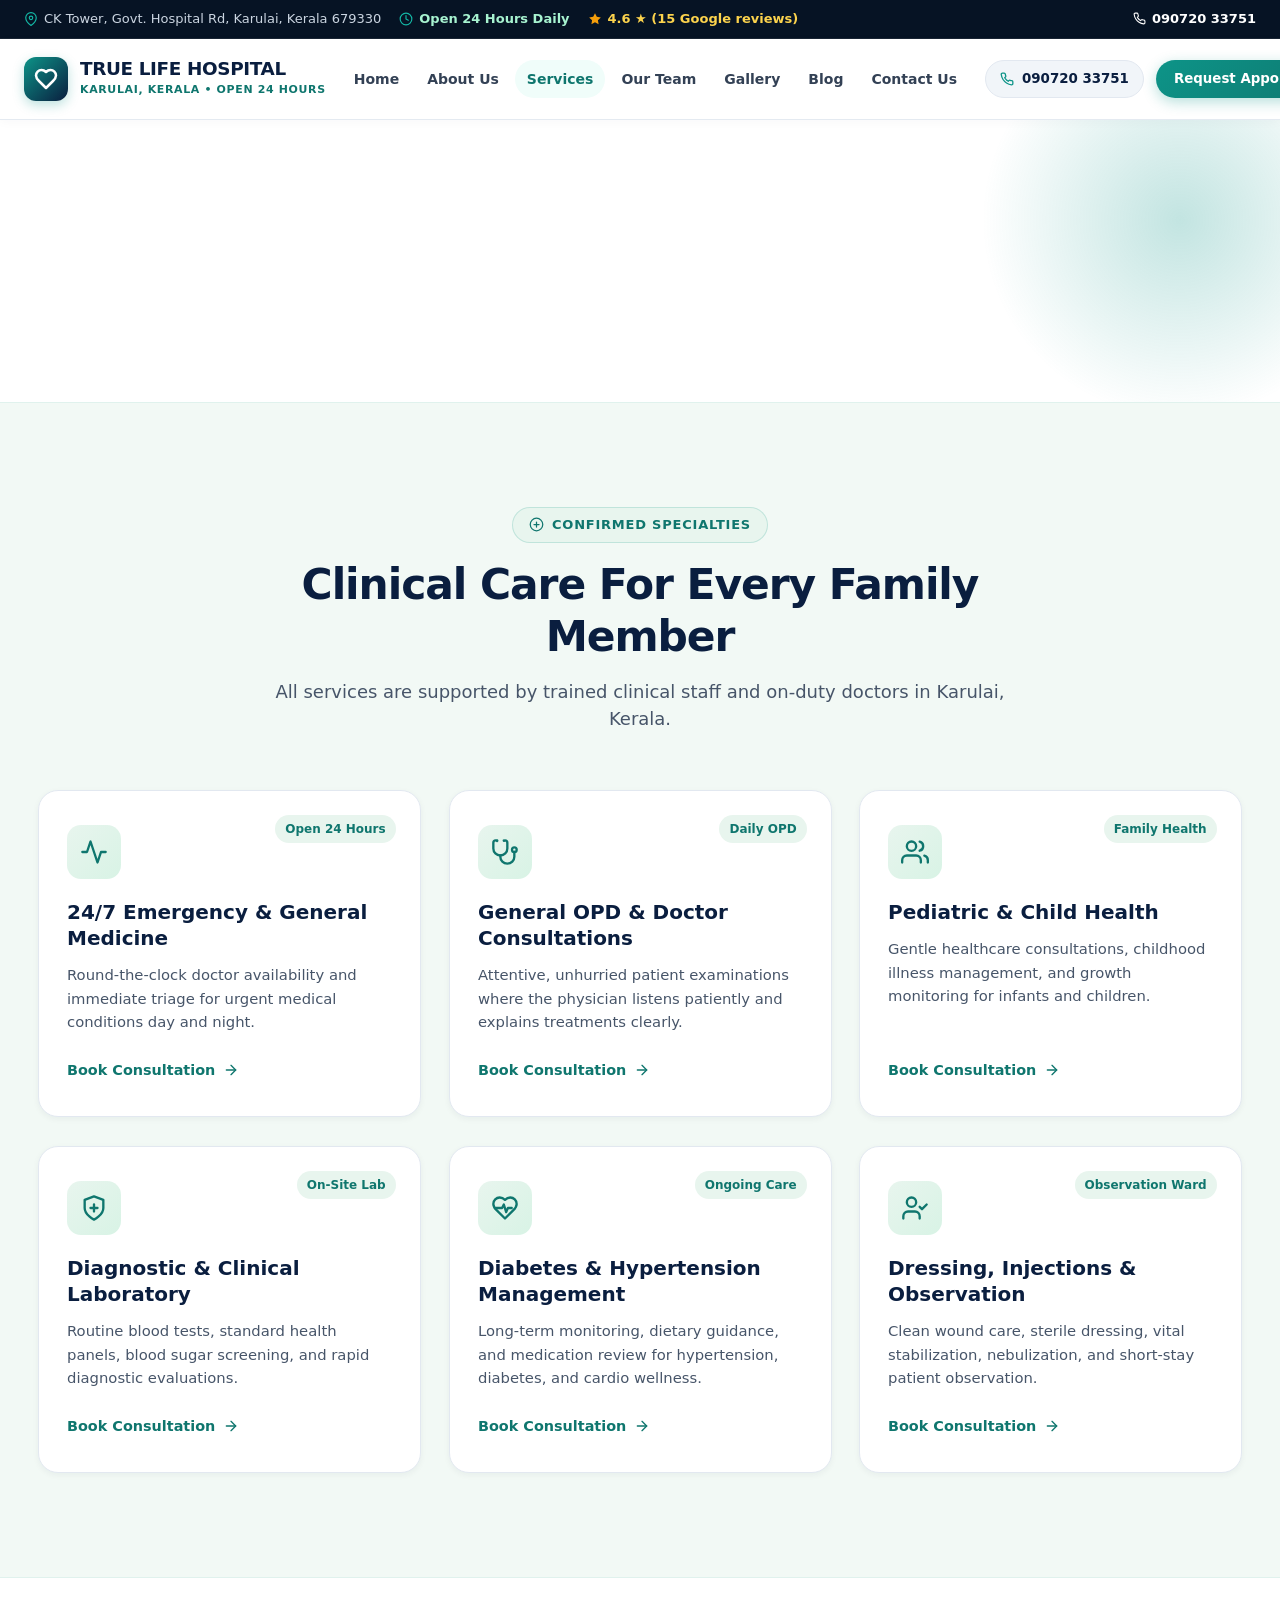
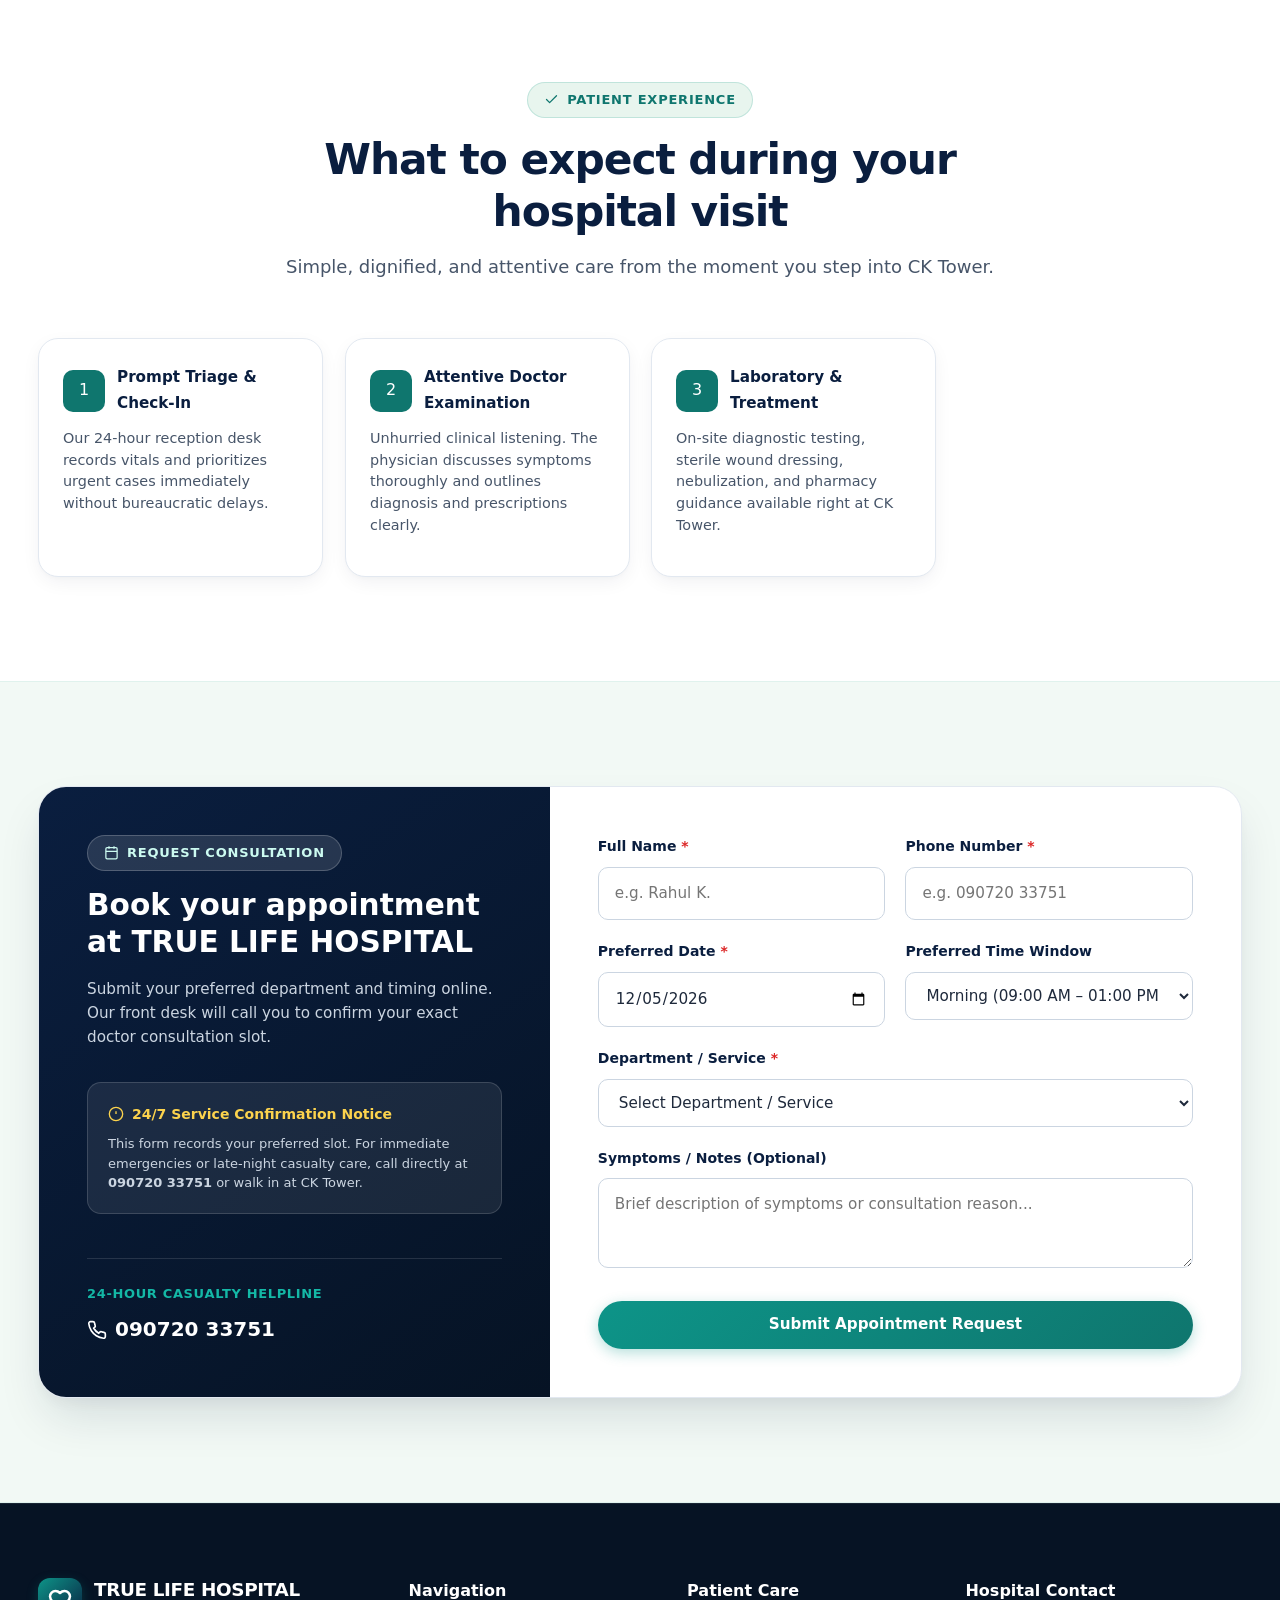
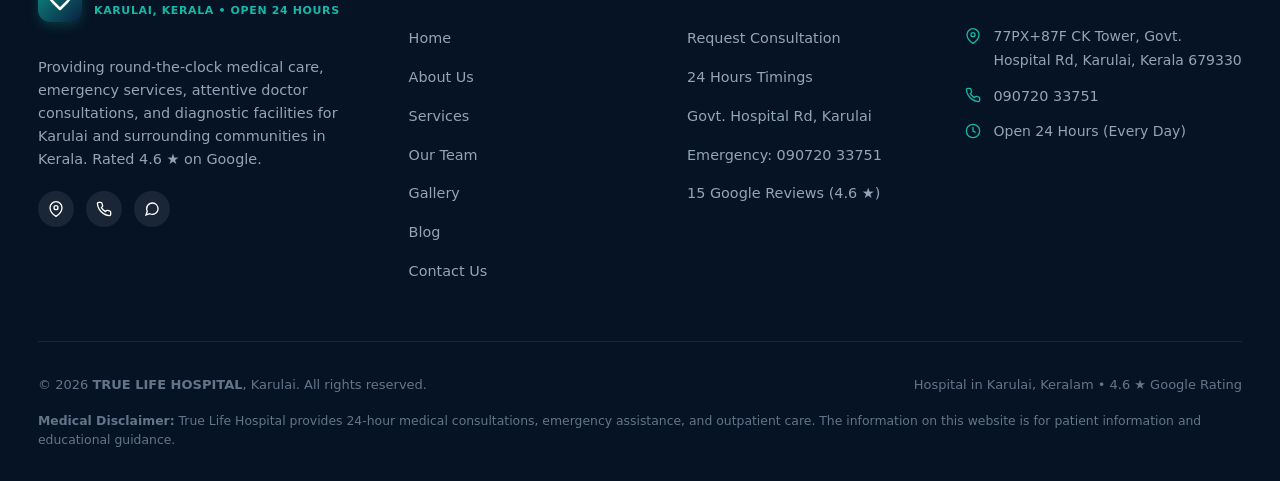
<file: services.html>
<!DOCTYPE html>
<html lang="en">
<head>
  <meta charset="UTF-8">
  <meta name="viewport" content="width=device-width, initial-scale=1.0">
  <title>Services – TRUE LIFE HOSPITAL | 24-Hour Healthcare in Karulai, Kerala</title>
  <meta name="description" content="Explore confirmed healthcare services at True Life Hospital Karulai: 24/7 Emergency Medicine, General OPD, Pediatric Care, Diagnostic Lab, Diabetes Care, and Wound Dressing.">

  <!-- Favicon -->
  <link rel="icon" href="data:image/svg+xml,<svg xmlns='http://www.w3.org/2000/svg' viewBox='0 0 24 24' fill='%230D9488'><path d='M19 14c1.49-1.46 3-3.21 3-5.5A5.5 5.5 0 0 0 16.5 3c-1.76 0-3 .5-4.5 2-1.5-1.5-2.74-2-4.5-2A5.5 5.5 0 0 0 2 8.5c0 2.3 1.5 4.05 3 5.5l7 7Z'/></svg>" type="image/svg+xml">

  <!-- Google Fonts: Inter -->
  <link rel="preconnect" href="https://fonts.googleapis.com">
  <link rel="preconnect" href="https://fonts.gstatic.com" crossorigin>
  <link href="https://fonts.googleapis.com/css2?family=Inter:wght@400;500;600;700;800&display=swap" rel="stylesheet">

  <!-- Stylesheet -->
  <link rel="stylesheet" href="styles.css">

  <!-- Schema.org JSON-LD -->
  <script type="application/ld+json">
  {
    "@context": "https://schema.org",
    "@type": "MedicalOrganization",
    "name": "TRUE LIFE HOSPITAL Services",
    "description": "Healthcare services and clinical departments at True Life Hospital Karulai, Kerala.",
    "telephone": "+919072033751",
    "address": {
      "@type": "PostalAddress",
      "streetAddress": "77PX+87F CK Tower, Govt. Hospital Rd",
      "addressLocality": "Karulai",
      "addressRegion": "Kerala",
      "postalCode": "679330",
      "addressCountry": "IN"
    }
  }
  </script>
</head>
<body>
  <!-- Accessibility Skip Link -->
  <a href="#main-content" class="skip-link">Skip to main content</a>

  <!-- TOP EMERGENCY & REPUTATION BAR -->
  <div class="top-announcement-bar">
    <div class="container top-bar-content">
      <div class="top-bar-info">
        <span class="top-bar-item">
          <svg viewBox="0 0 24 24" fill="none" stroke="currentColor" stroke-width="2" stroke-linecap="round" stroke-linejoin="round"><path d="M21 10c0 7-9 13-9 13s-9-6-9-13a9 9 0 0 1 18 0z"></path><circle cx="12" cy="10" r="3"></circle></svg>
          <span>CK Tower, Govt. Hospital Rd, Karulai, Kerala 679330</span>
        </span>
        <span class="top-bar-item highlight-hours">
          <svg viewBox="0 0 24 24" fill="none" stroke="currentColor" stroke-width="2" stroke-linecap="round" stroke-linejoin="round"><circle cx="12" cy="12" r="10"></circle><polyline points="12 6 12 12 16 14"></polyline></svg>
          <strong>Open 24 Hours Daily</strong>
        </span>
        <span class="top-bar-item rating-tag">
          <svg viewBox="0 0 24 24" fill="#F59E0B" stroke="none" style="width:14px;height:14px;"><polygon points="12 2 15.09 8.26 22 9.27 17 14.14 18.18 21.02 12 17.77 5.82 21.02 7 14.14 2 9.27 8.91 8.26 12 2"></polygon></svg>
          <span>4.6 ★ (15 Google reviews)</span>
        </span>
      </div>
      <div class="top-bar-actions">
        <a href="tel:+919072033751" class="top-bar-phone">
          <svg viewBox="0 0 24 24" fill="none" stroke="currentColor" stroke-width="2" stroke-linecap="round" stroke-linejoin="round" style="width:13px;height:13px;"><path d="M22 16.92v3a2 2 0 0 1-2.18 2 19.79 19.79 0 0 1-8.63-3.07 19.5 19.5 0 0 1-6-6 19.79 19.79 0 0 1-3.07-8.67A2 2 0 0 1 4.11 2h3a2 2 0 0 1 2 1.72 12.84 12.84 0 0 0 .7 2.81 2 2 0 0 1-.45 2.11L8.09 9.91a16 16 0 0 0 6 6l1.27-1.27a2 2 0 0 1 2.11-.45 12.84 12.84 0 0 0 2.81.7A2 2 0 0 1 22 16.92z"></path></svg>
          <span>090720 33751</span>
        </a>
      </div>
    </div>
  </div>

  <!-- HEADER -->
  <header class="site-header" id="site-header">
    <div class="header-container">
      <a href="index.html" class="brand-logo" aria-label="True Life Hospital Home">
        <div class="brand-icon-box" aria-hidden="true">
          <svg viewBox="0 0 24 24" fill="none" stroke="currentColor" stroke-width="2.5" stroke-linecap="round" stroke-linejoin="round">
            <path d="M19 14c1.49-1.46 3-3.21 3-5.5A5.5 5.5 0 0 0 16.5 3c-1.76 0-3 .5-4.5 2-1.5-1.5-2.74-2-4.5-2A5.5 5.5 0 0 0 2 8.5c0 2.3 1.5 4.05 3 5.5l7 7Z"></path>
          </svg>
        </div>
        <div class="brand-text">
          <span class="brand-name">TRUE LIFE HOSPITAL</span>
          <span class="brand-subtitle">Karulai, Kerala &bull; Open 24 Hours</span>
        </div>
      </a>

      <!-- Desktop Navigation: EXACT 7 REQUESTED SECTIONS -->
      <nav class="main-nav" id="main-nav" aria-label="Main Navigation">
        <a href="index.html" class="nav-link">Home</a>
        <a href="about.html" class="nav-link">About Us</a>
        <a href="services.html" class="nav-link active">Services</a>
        <a href="team.html" class="nav-link">Our Team</a>
        <a href="gallery.html" class="nav-link">Gallery</a>
        <a href="blog.html" class="nav-link">Blog</a>
        <a href="contact.html" class="nav-link">Contact Us</a>
      </nav>

      <div class="header-actions">
        <a href="tel:+919072033751" class="header-phone-pill" aria-label="Call True Life Hospital">
          <svg viewBox="0 0 24 24" fill="none" stroke="currentColor" stroke-width="2.2" stroke-linecap="round" stroke-linejoin="round">
            <path d="M22 16.92v3a2 2 0 0 1-2.18 2 19.79 19.79 0 0 1-8.63-3.07 19.5 19.5 0 0 1-6-6 19.79 19.79 0 0 1-3.07-8.67A2 2 0 0 1 4.11 2h3a2 2 0 0 1 2 1.72 12.84 12.84 0 0 0 .7 2.81 2 2 0 0 1-.45 2.11L8.09 9.91a16 16 0 0 0 6 6l1.27-1.27a2 2 0 0 1 2.11-.45 12.84 12.84 0 0 0 2.81.7A2 2 0 0 1 22 16.92z"></path>
          </svg>
          <span>090720 33751</span>
        </a>

        <a href="#appointments" class="btn btn-primary btn-header-cta">
          <span>Request Appointment</span>
        </a>

        <button type="button" class="mobile-menu-toggle" id="mobile-menu-toggle" aria-label="Toggle navigation menu" aria-expanded="false">
          <svg viewBox="0 0 24 24" fill="none" stroke="currentColor" stroke-width="2" stroke-linecap="round" stroke-linejoin="round">
            <line x1="3" y1="12" x2="21" y2="12"></line>
            <line x1="3" y1="6" x2="21" y2="6"></line>
            <line x1="3" y1="18" x2="21" y2="18"></line>
          </svg>
        </button>
      </div>
    </div>
  </header>

  <!-- PAGE HEADER BANNER -->
  <section class="page-header-banner">
    <div class="container">
      <nav class="breadcrumb-nav" aria-label="Breadcrumb">
        <a href="index.html">Home</a>
        <span class="breadcrumb-separator">/</span>
        <span style="color:var(--color-white);">Services</span>
      </nav>
      <h1 class="page-banner-title">Our Healthcare Services &amp; Departments</h1>
      <p class="page-banner-lead">
        Comprehensive round-the-clock medical attention, daily physician consultations, on-site diagnostics, and patient observation at CK Tower, Karulai.
      </p>
    </div>
  </section>

  <main id="main-content">
    <!-- CLINICAL DEPARTMENTS DIRECTORY -->
    <section class="section bg-soft-green">
      <div class="container">
        <div class="section-header">
          <div class="section-badge">
            <svg viewBox="0 0 24 24" fill="none" stroke="currentColor" stroke-width="2" stroke-linecap="round" stroke-linejoin="round"><circle cx="12" cy="12" r="10"></circle><line x1="12" y1="8" x2="12" y2="16"></line><line x1="8" y1="12" x2="16" y2="12"></line></svg>
            <span>Confirmed Specialties</span>
          </div>
          <h2 class="section-title">Clinical Care For Every Family Member</h2>
          <p class="section-subtitle">
            All services are supported by trained clinical staff and on-duty doctors in Karulai, Kerala.
          </p>
        </div>

        <!-- Rendered dynamically by app.js or populated cards -->
        <div class="services-grid" id="services-grid">
          <!-- Populated dynamically by app.js from TRUE_LIFE_CONFIG -->
        </div>
      </div>
    </section>

    <!-- WHAT TO EXPECT SECTION -->
    <section class="section bg-white">
      <div class="container">
        <div class="section-header">
          <div class="section-badge">
            <svg viewBox="0 0 24 24" fill="none" stroke="currentColor" stroke-width="2" stroke-linecap="round" stroke-linejoin="round"><polyline points="20 6 9 17 4 12"></polyline></svg>
            <span>Patient Experience</span>
          </div>
          <h2 class="section-title">What to expect during your hospital visit</h2>
          <p class="section-subtitle">
            Simple, dignified, and attentive care from the moment you step into CK Tower.
          </p>
        </div>

        <div class="quick-info-grid">
          <div class="quick-info-card">
            <div class="quick-info-card-header">
              <div class="quick-info-icon-box" style="background:#0F766E; color:white;">1</div>
              <h3 class="quick-info-card-title">Prompt Triage &amp; Check-In</h3>
            </div>
            <p class="quick-info-card-body">
              Our 24-hour reception desk records vitals and prioritizes urgent cases immediately without bureaucratic delays.
            </p>
          </div>

          <div class="quick-info-card">
            <div class="quick-info-card-header">
              <div class="quick-info-icon-box" style="background:#0F766E; color:white;">2</div>
              <h3 class="quick-info-card-title">Attentive Doctor Examination</h3>
            </div>
            <p class="quick-info-card-body">
              Unhurried clinical listening. The physician discusses symptoms thoroughly and outlines diagnosis and prescriptions clearly.
            </p>
          </div>

          <div class="quick-info-card">
            <div class="quick-info-card-header">
              <div class="quick-info-icon-box" style="background:#0F766E; color:white;">3</div>
              <h3 class="quick-info-card-title">Laboratory &amp; Treatment</h3>
            </div>
            <p class="quick-info-card-body">
              On-site diagnostic testing, sterile wound dressing, nebulization, and pharmacy guidance available right at CK Tower.
            </p>
          </div>
        </div>
      </div>
    </section>

    <!-- APPOINTMENT SECTION -->
    <section class="section bg-soft-green" id="appointments">
      <div class="container">
        <div class="appointment-wrapper">
          <div class="appointment-aside">
            <div>
              <div class="section-badge" style="background: rgba(255,255,255,0.12); color: var(--color-teal-100); border-color: rgba(255,255,255,0.2);">
                <svg viewBox="0 0 24 24" fill="none" stroke="currentColor" stroke-width="2"><rect x="3" y="4" width="18" height="18" rx="2" ry="2"></rect><line x1="16" y1="2" x2="16" y2="6"></line><line x1="8" y1="2" x2="8" y2="6"></line><line x1="3" y1="10" x2="21" y2="10"></line></svg>
                <span>Request Consultation</span>
              </div>
              <h2 class="appointment-aside-title">Book your appointment at TRUE LIFE HOSPITAL</h2>
              <p class="appointment-aside-text">
                Submit your preferred department and timing online. Our front desk will call you to confirm your exact doctor consultation slot.
              </p>

              <div class="appointment-policy-box">
                <div class="policy-header">
                  <svg viewBox="0 0 24 24" fill="none" stroke="currentColor" stroke-width="2" style="width:16px;height:16px;"><circle cx="12" cy="12" r="10"></circle><line x1="12" y1="8" x2="12" y2="12"></line><line x1="12" y1="16" x2="12.01" y2="16"></line></svg>
                  <span>24/7 Service Confirmation Notice</span>
                </div>
                <p class="policy-text">
                  This form records your preferred slot. For immediate emergencies or late-night casualty care, call directly at <strong>090720 33751</strong> or walk in at CK Tower.
                </p>
              </div>
            </div>

            <div class="appointment-direct-contact">
              <div class="direct-contact-label">24-Hour Casualty Helpline</div>
              <a href="tel:+919072033751" class="direct-phone-display">
                <svg viewBox="0 0 24 24" fill="none" stroke="currentColor" stroke-width="2" style="width:20px;height:20px;"><path d="M22 16.92v3a2 2 0 0 1-2.18 2 19.79 19.79 0 0 1-8.63-3.07 19.5 19.5 0 0 1-6-6 19.79 19.79 0 0 1-3.07-8.67A2 2 0 0 1 4.11 2h3a2 2 0 0 1 2 1.72 12.84 12.84 0 0 0 .7 2.81 2 2 0 0 1-.45 2.11L8.09 9.91a16 16 0 0 0 6 6l1.27-1.27a2 2 0 0 1 2.11-.45 12.84 12.84 0 0 0 2.81.7A2 2 0 0 1 22 16.92z"></path></svg>
                <span>090720 33751</span>
              </a>
            </div>
          </div>

          <div class="appointment-form-container">
            <form id="appointment-form" novalidate>
              <div class="form-grid">
                <div class="form-group">
                  <label for="patient-name" class="form-label">Full Name <span class="required">*</span></label>
                  <input type="text" id="patient-name" name="patientName" class="form-input" placeholder="e.g. Rahul K." required autocomplete="name">
                </div>

                <div class="form-group">
                  <label for="patient-phone" class="form-label">Phone Number <span class="required">*</span></label>
                  <input type="tel" id="patient-phone" name="patientPhone" class="form-input" placeholder="e.g. 090720 33751" required autocomplete="tel">
                </div>

                <div class="form-group">
                  <label for="preferred-date" class="form-label">Preferred Date <span class="required">*</span></label>
                  <input type="date" id="preferred-date" name="preferredDate" class="form-input" required>
                </div>

                <div class="form-group">
                  <label for="preferred-time" class="form-label">Preferred Time Window</label>
                  <select id="preferred-time" name="preferredTime" class="form-select">
                    <option value="Morning (09:00 AM – 01:00 PM)">Morning (09:00 AM – 01:00 PM)</option>
                    <option value="Afternoon (01:00 PM – 05:00 PM)">Afternoon (01:00 PM – 05:00 PM)</option>
                    <option value="Evening (05:00 PM – 09:00 PM)">Evening (05:00 PM – 09:00 PM)</option>
                    <option value="Night / 24-Hour Duty Slot">Night / 24-Hour Duty Slot</option>
                  </select>
                </div>

                <div class="form-group form-group-full">
                  <label for="preferred-department" class="form-label">Department / Service <span class="required">*</span></label>
                  <select id="preferred-department" name="department" class="form-select" required>
                    <!-- Populated dynamically by app.js -->
                  </select>
                </div>

                <div class="form-group form-group-full">
                  <label for="patient-notes" class="form-label">Symptoms / Notes (Optional)</label>
                  <textarea id="patient-notes" name="notes" class="form-textarea" placeholder="Brief description of symptoms or consultation reason..."></textarea>
                </div>
              </div>

              <div class="form-submit-row">
                <button type="submit" class="btn btn-primary" id="btn-submit-appointment" style="width: 100%;">
                  <span>Submit Appointment Request</span>
                </button>
              </div>
            </form>
          </div>
        </div>
      </div>
    </section>
  </main>

  <!-- FOOTER -->
  <footer class="site-footer" id="site-footer">
    <div class="container">
      <div class="footer-grid">
        <div>
          <div class="brand-logo" style="margin-bottom: 18px;">
            <div class="brand-icon-box" aria-hidden="true">
              <svg viewBox="0 0 24 24" fill="none" stroke="currentColor" stroke-width="2.5" stroke-linecap="round" stroke-linejoin="round">
                <path d="M19 14c1.49-1.46 3-3.21 3-5.5A5.5 5.5 0 0 0 16.5 3c-1.76 0-3 .5-4.5 2-1.5-1.5-2.74-2-4.5-2A5.5 5.5 0 0 0 2 8.5c0 2.3 1.5 4.05 3 5.5l7 7Z"></path>
              </svg>
            </div>
            <div class="brand-text">
              <span class="brand-name" style="color:var(--color-white);">TRUE LIFE HOSPITAL</span>
              <span class="brand-subtitle" style="color:var(--color-teal-500);">Karulai, Kerala &bull; Open 24 Hours</span>
            </div>
          </div>
          <p class="footer-brand-desc">
            Providing round-the-clock medical care, emergency services, attentive doctor consultations, and diagnostic facilities for Karulai and surrounding communities in Kerala. Rated 4.6 ★ on Google.
          </p>
          <div class="social-links">
            <a href="https://www.google.com/maps/search/?api=1&query=77PX%2B87F+CK+Tower+Govt+Hospital+Rd+Karulai+Kerala+679330" target="_blank" rel="noopener noreferrer" class="social-icon-btn" aria-label="Google Maps">
              <svg viewBox="0 0 24 24" fill="none" stroke="currentColor" stroke-width="2"><path d="M21 10c0 7-9 13-9 13s-9-6-9-13a9 9 0 0 1 18 0z"></path><circle cx="12" cy="10" r="3"></circle></svg>
            </a>
            <a href="tel:+919072033751" class="social-icon-btn" aria-label="Phone">
              <svg viewBox="0 0 24 24" fill="none" stroke="currentColor" stroke-width="2"><path d="M22 16.92v3a2 2 0 0 1-2.18 2 19.79 19.79 0 0 1-8.63-3.07 19.5 19.5 0 0 1-6-6 19.79 19.79 0 0 1-3.07-8.67A2 2 0 0 1 4.11 2h3a2 2 0 0 1 2 1.72 12.84 12.84 0 0 0 .7 2.81 2 2 0 0 1-.45 2.11L8.09 9.91a16 16 0 0 0 6 6l1.27-1.27a2 2 0 0 1 2.11-.45 12.84 12.84 0 0 0 2.81.7A2 2 0 0 1 22 16.92z"></path></svg>
            </a>
            <a href="https://wa.me/919072033751" target="_blank" rel="noopener noreferrer" class="social-icon-btn" aria-label="WhatsApp">
              <svg viewBox="0 0 24 24" fill="none" stroke="currentColor" stroke-width="2"><path d="M21 11.5a8.38 8.38 0 0 1-.9 3.8 8.5 8.5 0 0 1-7.6 4.7 8.38 8.38 0 0 1-3.8-.9L3 21l1.9-5.7a8.38 8.38 0 0 1-.9-3.8 8.5 8.5 0 0 1 4.7-7.6 8.38 8.38 0 0 1 3.8-.9h.5a8.48 8.48 0 0 1 8 8v.5z"></path></svg>
            </a>
          </div>
        </div>

        <div>
          <h3 class="footer-heading">Navigation</h3>
          <ul class="footer-links-list">
            <li><a href="index.html" class="footer-link">Home</a></li>
            <li><a href="about.html" class="footer-link">About Us</a></li>
            <li><a href="services.html" class="footer-link">Services</a></li>
            <li><a href="team.html" class="footer-link">Our Team</a></li>
            <li><a href="gallery.html" class="footer-link">Gallery</a></li>
            <li><a href="blog.html" class="footer-link">Blog</a></li>
            <li><a href="contact.html" class="footer-link">Contact Us</a></li>
          </ul>
        </div>

        <div>
          <h3 class="footer-heading">Patient Care</h3>
          <ul class="footer-links-list">
            <li><a href="#appointments" class="footer-link">Request Consultation</a></li>
            <li><a href="index.html#quick-info" class="footer-link">24 Hours Timings</a></li>
            <li><a href="contact.html" class="footer-link">Govt. Hospital Rd, Karulai</a></li>
            <li><a href="tel:+919072033751" class="footer-link">Emergency: 090720 33751</a></li>
            <li><a href="index.html#reviews" class="footer-link">15 Google Reviews (4.6 ★)</a></li>
          </ul>
        </div>

        <div>
          <h3 class="footer-heading">Hospital Contact</h3>
          <div class="footer-contact-item">
            <svg viewBox="0 0 24 24" fill="none" stroke="currentColor" stroke-width="2"><path d="M21 10c0 7-9 13-9 13s-9-6-9-13a9 9 0 0 1 18 0z"></path><circle cx="12" cy="10" r="3"></circle></svg>
            <span>77PX+87F CK Tower, Govt. Hospital Rd, Karulai, Kerala 679330</span>
          </div>
          <div class="footer-contact-item">
            <svg viewBox="0 0 24 24" fill="none" stroke="currentColor" stroke-width="2"><path d="M22 16.92v3a2 2 0 0 1-2.18 2 19.79 19.79 0 0 1-8.63-3.07 19.5 19.5 0 0 1-6-6 19.79 19.79 0 0 1-3.07-8.67A2 2 0 0 1 4.11 2h3a2 2 0 0 1 2 1.72 12.84 12.84 0 0 0 .7 2.81 2 2 0 0 1-.45 2.11L8.09 9.91a16 16 0 0 0 6 6l1.27-1.27a2 2 0 0 1 2.11-.45 12.84 12.84 0 0 0 2.81.7A2 2 0 0 1 22 16.92z"></path></svg>
            <a href="tel:+919072033751" class="footer-link">090720 33751</a>
          </div>
          <div class="footer-contact-item">
            <svg viewBox="0 0 24 24" fill="none" stroke="currentColor" stroke-width="2"><circle cx="12" cy="12" r="10"></circle><polyline points="12 6 12 12 16 14"></polyline></svg>
            <span>Open 24 Hours (Every Day)</span>
          </div>
        </div>
      </div>

      <div class="footer-bottom-bar">
        <div>
          &copy; <span id="current-year">2026</span> <strong>TRUE LIFE HOSPITAL</strong>, Karulai. All rights reserved.
        </div>
        <div>
          Hospital in Karulai, Keralam &bull; 4.6 ★ Google Rating
        </div>
      </div>

      <p class="footer-disclaimer">
        <strong>Medical Disclaimer:</strong> True Life Hospital provides 24-hour medical consultations, emergency assistance, and outpatient care. The information on this website is for patient information and educational guidance.
      </p>
    </div>
  </footer>

  <!-- MOBILE BOTTOM BAR -->
  <aside class="mobile-bottom-bar" aria-label="Mobile quick actions">
    <div class="mobile-bar-grid">
      <a href="tel:+919072033751" class="mobile-bar-btn">
        <svg viewBox="0 0 24 24" fill="none" stroke="currentColor" stroke-width="2"><path d="M22 16.92v3a2 2 0 0 1-2.18 2 19.79 19.79 0 0 1-8.63-3.07 19.5 19.5 0 0 1-6-6 19.79 19.79 0 0 1-3.07-8.67A2 2 0 0 1 4.11 2h3a2 2 0 0 1 2 1.72 12.84 12.84 0 0 0 .7 2.81 2 2 0 0 1-.45 2.11L8.09 9.91a16 16 0 0 0 6 6l1.27-1.27a2 2 0 0 1 2.11-.45 12.84 12.84 0 0 0 2.81.7A2 2 0 0 1 22 16.92z"></path></svg>
        <span>Call</span>
      </a>

      <a href="https://www.google.com/maps/search/?api=1&query=77PX%2B87F+CK+Tower+Govt+Hospital+Rd+Karulai+Kerala+679330" class="mobile-bar-btn" target="_blank" rel="noopener noreferrer">
        <svg viewBox="0 0 24 24" fill="none" stroke="currentColor" stroke-width="2"><polygon points="3 11 22 2 13 21 11 13 3 11"></polygon></svg>
        <span>Directions</span>
      </a>

      <a href="#appointments" class="mobile-bar-btn primary-action">
        <svg viewBox="0 0 24 24" fill="none" stroke="currentColor" stroke-width="2"><rect x="3" y="4" width="18" height="18" rx="2" ry="2"></rect><line x1="16" y1="2" x2="16" y2="6"></line><line x1="8" y1="2" x2="8" y2="6"></line><line x1="3" y1="10" x2="21" y2="10"></line></svg>
        <span>Appointment</span>
      </a>

      <a href="https://wa.me/919072033751" class="mobile-bar-btn" style="color:#1EBE5D;" target="_blank" rel="noopener noreferrer">
        <svg viewBox="0 0 24 24" fill="none" stroke="currentColor" stroke-width="2"><path d="M21 11.5a8.38 8.38 0 0 1-.9 3.8 8.5 8.5 0 0 1-7.6 4.7 8.38 8.38 0 0 1-3.8-.9L3 21l1.9-5.7a8.38 8.38 0 0 1-.9-3.8 8.5 8.5 0 0 1 4.7-7.6 8.38 8.38 0 0 1 3.8-.9h.5a8.48 8.48 0 0 1 8 8v.5z"></path></svg>
        <span>WhatsApp</span>
      </a>
    </div>
  </aside>

  <!-- APPOINTMENT CONFIRMATION MODAL -->
  <div class="modal-backdrop" id="appointment-modal" role="dialog" aria-modal="true" aria-labelledby="modal-status-title">
    <div class="modal-container">
      <button type="button" class="modal-close-btn" id="modal-close-btn" aria-label="Close dialog">
        <svg viewBox="0 0 24 24" fill="none" stroke="currentColor" stroke-width="2"><line x1="18" y1="6" x2="6" y2="18"></line><line x1="6" y1="6" x2="18" y2="18"></line></svg>
      </button>

      <div class="modal-icon-badge" id="modal-badge"></div>
      <h3 class="modal-title" id="modal-status-title">Appointment Request</h3>
      <p class="modal-body-text" id="modal-status-text"></p>

      <div class="modal-details-box" id="modal-summary-box">
        <div class="modal-details-row">
          <span class="modal-details-label">Patient:</span>
          <span class="modal-details-val" id="summary-patient">-</span>
        </div>
        <div class="modal-details-row">
          <span class="modal-details-label">Contact Phone:</span>
          <span class="modal-details-val" id="summary-phone">-</span>
        </div>
        <div class="modal-details-row">
          <span class="modal-details-label">Date &amp; Window:</span>
          <span class="modal-details-val" id="summary-datetime">-</span>
        </div>
        <div class="modal-details-row">
          <span class="modal-details-label">Department / Doctor:</span>
          <span class="modal-details-val" id="summary-dept">-</span>
        </div>
      </div>

      <div class="modal-actions-list" id="modal-actions"></div>
    </div>
  </div>

  <!-- SCRIPTS -->
  <script src="clinic-config.js"></script>
  <script src="app.js"></script>
</body>
</html>
</file>
<file: styles.css>
/* ==========================================================================
   PREMIUM HEALTHCARE DESIGN SYSTEM
   Bespoke UI Design for Medical Clinics & Hospitals
   Palette: White, Deep Navy (#0A1E3F), Soft Teal (#0D9488), Subtle Pale-Green (#F2F9F5)
   ========================================================================== */

:root {
  /* Brand Colors */
  --color-navy-950: #061324;
  --color-navy-900: #0A1E3F;
  --color-navy-800: #0E274D;
  --color-navy-700: #163A69;
  --color-navy-600: #1F4D87;
  --color-navy-100: #E7EEF8;
  --color-navy-50:  #F2F6FB;

  --color-teal-700: #0F766E;
  --color-teal-600: #0D9488;
  --color-teal-500: #14B8A6;
  --color-teal-100: #CCFBF1;
  --color-teal-50:  #F0FDFA;

  /* Subtle Pale-Green Backgrounds */
  --color-green-soft:  #F2F9F5;
  --color-green-tint:  #E8F5EE;
  --color-green-badge: #D1FAE5;
  --color-green-text:  #065F46;

  /* Neutral Slates & Surface */
  --color-white:    #FFFFFF;
  --color-gray-50:  #F8FAFC;
  --color-gray-100: #F1F5F9;
  --color-gray-200: #E2E8F0;
  --color-gray-300: #CBD5E1;
  --color-gray-400: #94A3B8;
  --color-gray-500: #64748B;
  --color-gray-600: #475569;
  --color-gray-700: #334155;
  --color-gray-800: #1E293B;
  --color-gray-900: #0F172A;

  /* Accent Tones */
  --color-amber-500: #F59E0B;
  --color-red-600:   #DC2626;

  /* Typography */
  --font-family: 'Plus Jakarta Sans', system-ui, -apple-system, BlinkMacSystemFont, 'Segoe UI', Roboto, sans-serif;
  --line-height-tight: 1.22;
  --line-height-normal: 1.5;
  --line-height-relaxed: 1.68;

  /* Elevation Shadows */
  --shadow-xs: 0 1px 2px rgba(10, 30, 63, 0.04);
  --shadow-sm: 0 2px 6px rgba(10, 30, 63, 0.05);
  --shadow-md: 0 6px 20px -3px rgba(10, 30, 63, 0.07), 0 2px 6px -1px rgba(10, 30, 63, 0.03);
  --shadow-lg: 0 14px 34px -4px rgba(10, 30, 63, 0.09), 0 4px 12px -2px rgba(10, 30, 63, 0.04);
  --shadow-xl: 0 24px 48px -8px rgba(10, 30, 63, 0.13), 0 8px 18px -4px rgba(10, 30, 63, 0.05);

  /* Radii */
  --radius-xs: 6px;
  --radius-sm: 10px;
  --radius-md: 14px;
  --radius-lg: 20px;
  --radius-xl: 28px;
  --radius-full: 9999px;

  /* Transitions */
  --transition-fast: 150ms cubic-bezier(0.4, 0, 0.2, 1);
  --transition-normal: 250ms cubic-bezier(0.4, 0, 0.2, 1);
  --transition-smooth: 350ms cubic-bezier(0.16, 1, 0.3, 1);

  --container-max: 1260px;
}

/* ==========================================================================
   RESET & FOUNDATIONS
   ========================================================================== */

*, *::before, *::after {
  box-sizing: border-box;
  margin: 0;
  padding: 0;
}

html {
  font-family: var(--font-family);
  font-size: 16px;
  scroll-behavior: smooth;
  scroll-padding-top: 88px;
  color: var(--color-gray-800);
  background-color: var(--color-white);
  -webkit-font-smoothing: antialiased;
  -moz-osx-font-smoothing: grayscale;
}

body {
  line-height: var(--line-height-relaxed);
  overflow-x: hidden;
  position: relative;
  min-height: 100vh;
  display: flex;
  flex-direction: column;
}

img, svg {
  display: block;
  max-width: 100%;
}

a {
  color: inherit;
  text-decoration: none;
  transition: color var(--transition-fast);
}

button, input, select, textarea {
  font: inherit;
  color: inherit;
}

button {
  cursor: pointer;
  border: none;
  background: none;
}

/* Accessibility Skip Link */
.skip-link {
  position: absolute;
  top: -100px;
  left: 20px;
  background: var(--color-navy-900);
  color: var(--color-white);
  padding: 12px 20px;
  border-radius: var(--radius-sm);
  z-index: 9999;
  font-weight: 700;
  transition: top var(--transition-fast);
}
.skip-link:focus {
  top: 20px;
}

/* ==========================================================================
   LAYOUT CONTAINERS & SECTIONS
   ========================================================================== */

.container {
  width: 100%;
  max-width: var(--container-max);
  margin-left: auto;
  margin-right: auto;
  padding-left: 28px;
  padding-right: 28px;
}

.section {
  padding-top: 104px;
  padding-bottom: 104px;
  position: relative;
}

@media (max-width: 768px) {
  .section {
    padding-top: 68px;
    padding-bottom: 68px;
  }
}

.bg-white {
  background-color: var(--color-white);
}

.bg-soft-green {
  background-color: var(--color-green-soft);
  border-top: 1px solid rgba(13, 148, 136, 0.08);
  border-bottom: 1px solid rgba(13, 148, 136, 0.08);
}

.bg-navy {
  background-color: var(--color-navy-900);
  color: var(--color-white);
}

/* Section Header Typography */
.section-header {
  text-align: center;
  max-width: 740px;
  margin: 0 auto 58px auto;
}

.section-badge {
  display: inline-flex;
  align-items: center;
  gap: 8px;
  padding: 6px 16px;
  background-color: var(--color-green-tint);
  color: var(--color-teal-700);
  border-radius: var(--radius-full);
  font-size: 0.8125rem;
  font-weight: 700;
  text-transform: uppercase;
  letter-spacing: 0.06em;
  margin-bottom: 16px;
  border: 1px solid rgba(13, 148, 136, 0.18);
}

.section-badge svg {
  width: 15px;
  height: 15px;
}

.section-title {
  font-size: clamp(2rem, 3.6vw, 2.65rem);
  font-weight: 800;
  color: var(--color-navy-900);
  line-height: var(--line-height-tight);
  margin-bottom: 16px;
  letter-spacing: -0.025em;
}

.section-subtitle {
  font-size: 1.125rem;
  color: var(--color-gray-600);
  line-height: var(--line-height-normal);
}

/* ==========================================================================
   BUTTONS & CTA
   ========================================================================== */

.btn {
  display: inline-flex;
  align-items: center;
  justify-content: center;
  gap: 10px;
  font-size: 0.95rem;
  font-weight: 700;
  padding: 13px 26px;
  border-radius: var(--radius-full);
  transition: all var(--transition-normal);
  text-align: center;
  white-space: nowrap;
  min-height: 48px;
  line-height: 1;
}

.btn svg {
  width: 18px;
  height: 18px;
  flex-shrink: 0;
}

.btn-primary {
  background: linear-gradient(135deg, var(--color-teal-600) 0%, var(--color-teal-700) 100%);
  color: var(--color-white);
  box-shadow: 0 4px 14px rgba(13, 148, 136, 0.3);
}
.btn-primary:hover {
  background: linear-gradient(135deg, var(--color-teal-500) 0%, var(--color-teal-600) 100%);
  transform: translateY(-2px);
  box-shadow: 0 6px 20px rgba(13, 148, 136, 0.4);
}

.btn-secondary {
  background-color: var(--color-white);
  color: var(--color-navy-900);
  border: 1.5px solid var(--color-gray-200);
  box-shadow: var(--shadow-xs);
}
.btn-secondary:hover {
  background-color: var(--color-gray-50);
  border-color: var(--color-navy-700);
  color: var(--color-navy-900);
  transform: translateY(-2px);
  box-shadow: var(--shadow-sm);
}

.btn-navy {
  background-color: var(--color-navy-900);
  color: var(--color-white);
}
.btn-navy:hover {
  background-color: var(--color-navy-800);
  transform: translateY(-2px);
  box-shadow: var(--shadow-md);
}

.btn-whatsapp {
  background-color: #25D366;
  color: var(--color-white);
  box-shadow: 0 4px 14px rgba(37, 211, 102, 0.28);
}
.btn-whatsapp:hover {
  background-color: #1EBE5D;
  transform: translateY(-2px);
  box-shadow: 0 6px 18px rgba(37, 211, 102, 0.38);
}

.btn-sm {
  padding: 9px 18px;
  font-size: 0.85rem;
  min-height: 40px;
}

/* ==========================================================================
   TOP BARS: DEMO & ANNOUNCEMENT
   ========================================================================== */

.demo-mode-bar {
  background: linear-gradient(90deg, #0F766E 0%, #0D9488 40%, #0A1E3F 100%);
  color: var(--color-white);
  padding: 8px 0;
  font-size: 0.825rem;
  font-weight: 600;
  z-index: 1005;
  position: relative;
  border-bottom: 1px solid rgba(255, 255, 255, 0.15);
}

.demo-bar-content {
  display: flex;
  align-items: center;
  justify-content: space-between;
  gap: 16px;
  flex-wrap: wrap;
}

.demo-bar-left {
  display: flex;
  align-items: center;
  gap: 12px;
}

.demo-pill-indicator {
  display: inline-flex;
  align-items: center;
  gap: 6px;
  background: rgba(255, 255, 255, 0.22);
  padding: 3px 10px;
  border-radius: var(--radius-full);
  font-size: 0.725rem;
  font-weight: 800;
  letter-spacing: 0.05em;
  text-transform: uppercase;
}

.pulse-dot {
  width: 7px;
  height: 7px;
  background-color: #A7F3D0;
  border-radius: 50%;
  box-shadow: 0 0 0 3px rgba(167, 243, 208, 0.35);
}

.demo-desc-text {
  font-size: 0.825rem;
  color: rgba(255, 255, 255, 0.95);
}

.demo-bar-actions {
  display: flex;
  align-items: center;
  gap: 8px;
}

.live-test-btn {
  display: inline-flex;
  align-items: center;
  gap: 6px;
  background: rgba(255, 255, 255, 0.16);
  color: var(--color-white);
  border: 1px solid rgba(255, 255, 255, 0.3);
  padding: 5px 12px;
  border-radius: var(--radius-full);
  font-size: 0.775rem;
  font-weight: 700;
  transition: all var(--transition-fast);
}
.live-test-btn:hover {
  background: var(--color-white);
  color: var(--color-teal-700);
}

.demo-toggle-btn {
  display: inline-flex;
  align-items: center;
  gap: 6px;
  background: var(--color-white);
  color: var(--color-navy-900);
  padding: 5px 14px;
  border-radius: var(--radius-full);
  font-size: 0.775rem;
  font-weight: 800;
  transition: all var(--transition-fast);
  box-shadow: var(--shadow-xs);
}
.demo-toggle-btn:hover {
  background: var(--color-navy-50);
  transform: translateY(-1px);
}

/* Announcement Bar */
.top-announcement-bar {
  background-color: var(--color-navy-950);
  color: var(--color-gray-300);
  font-size: 0.8125rem;
  padding: 8px 0;
  border-bottom: 1px solid rgba(255, 255, 255, 0.08);
}

.top-bar-content {
  display: flex;
  justify-content: space-between;
  align-items: center;
  flex-wrap: wrap;
  gap: 12px;
  max-width: 1400px;
  margin: 0 auto;
  padding: 0 24px;
}

.top-bar-info {
  display: flex;
  align-items: center;
  gap: 18px;
  flex-wrap: wrap;
}

.top-bar-item {
  display: inline-flex;
  align-items: center;
  gap: 6px;
}

.top-bar-item svg {
  width: 14px;
  height: 14px;
  color: var(--color-teal-500);
}

.top-bar-item.highlight-hours {
  color: #A7F3D0;
  font-weight: 700;
}

.top-bar-item.rating-tag {
  color: #FCD34D;
  font-weight: 700;
}

.top-bar-actions {
  display: flex;
  align-items: center;
  gap: 12px;
}

.top-bar-phone {
  display: inline-flex;
  align-items: center;
  gap: 6px;
  color: var(--color-white);
  font-weight: 700;
  transition: color var(--transition-fast);
}
.top-bar-phone:hover {
  color: var(--color-teal-500);
}

/* ==========================================================================
   HEADER: PIXEL-PERFECT ALIGNMENT & GLASSMORPHISM
   ========================================================================== */

.site-header {
  position: sticky;
  top: 0;
  z-index: 1000;
  background: rgba(255, 255, 255, 0.96);
  backdrop-filter: blur(20px);
  -webkit-backdrop-filter: blur(20px);
  border-bottom: 1px solid rgba(226, 232, 240, 0.9);
  box-shadow: 0 2px 10px rgba(10, 30, 63, 0.03);
  width: 100%;
  transition: all var(--transition-normal);
}

.site-header.scrolled {
  box-shadow: var(--shadow-md);
  background: rgba(255, 255, 255, 0.98);
}

.header-container {
  display: flex;
  align-items: center;
  justify-content: space-between;
  height: 80px;
  max-width: 1400px;
  margin: 0 auto;
  padding: 0 24px;
  gap: 16px;
  width: 100%;
  flex-wrap: nowrap;
}

/* Logo */
.brand-logo {
  display: inline-flex;
  align-items: center;
  gap: 12px;
  color: var(--color-navy-900);
  flex-shrink: 0;
  text-decoration: none;
}

.brand-icon-box {
  width: 44px;
  height: 44px;
  border-radius: 12px;
  background: linear-gradient(135deg, var(--color-teal-600) 0%, var(--color-navy-900) 100%);
  color: var(--color-white);
  display: flex;
  align-items: center;
  justify-content: center;
  box-shadow: 0 4px 12px rgba(13, 148, 136, 0.28);
  flex-shrink: 0;
}

.brand-icon-box svg {
  width: 24px;
  height: 24px;
}

.brand-text {
  display: flex;
  flex-direction: column;
}

.brand-name {
  font-size: 1.15rem;
  font-weight: 800;
  color: var(--color-navy-900);
  line-height: 1.15;
  letter-spacing: -0.02em;
}

.brand-subtitle {
  font-size: 0.685rem;
  font-weight: 700;
  color: var(--color-teal-700);
  text-transform: uppercase;
  letter-spacing: 0.06em;
  margin-top: 2px;
}

/* Middle Navigation */
.main-nav {
  display: flex;
  align-items: center;
  justify-content: center;
  gap: 4px;
  margin: 0;
  padding: 0;
  flex-shrink: 0;
}

.nav-link {
  font-size: 0.875rem;
  font-weight: 600;
  color: var(--color-gray-700);
  height: 38px;
  padding: 0 12px;
  border-radius: var(--radius-full);
  transition: all var(--transition-fast);
  white-space: nowrap;
  display: inline-flex;
  align-items: center;
  justify-content: center;
  line-height: 1;
}

.nav-link:hover {
  color: var(--color-teal-700);
  background-color: var(--color-teal-50);
}

.nav-link.active {
  color: var(--color-teal-700);
  background-color: var(--color-teal-50);
  font-weight: 700;
}

/* Right Actions */
.header-actions {
  display: flex;
  align-items: center;
  gap: 12px;
  flex-shrink: 0;
}

.header-phone-pill {
  display: inline-flex;
  align-items: center;
  gap: 8px;
  height: 38px;
  padding: 0 14px;
  border-radius: var(--radius-full);
  background-color: var(--color-gray-100);
  border: 1px solid var(--color-gray-200);
  font-size: 0.835rem;
  font-weight: 700;
  color: var(--color-navy-900);
  transition: all var(--transition-fast);
  white-space: nowrap;
}

.header-phone-pill svg {
  width: 14px;
  height: 14px;
  color: var(--color-teal-600);
}

.header-phone-pill:hover {
  background-color: var(--color-teal-50);
  border-color: rgba(13, 148, 136, 0.35);
  color: var(--color-teal-700);
}

.btn-header-cta {
  display: inline-flex;
  align-items: center;
  justify-content: center;
  height: 38px;
  min-height: 38px;
  padding: 0 18px;
  font-size: 0.835rem;
  font-weight: 700;
  white-space: nowrap;
}

.mobile-menu-toggle {
  display: none;
  width: 42px;
  height: 42px;
  align-items: center;
  justify-content: center;
  border-radius: var(--radius-sm);
  color: var(--color-navy-900);
  background-color: var(--color-gray-100);
}
.mobile-menu-toggle svg {
  width: 22px;
  height: 22px;
}

/* Hero Review Highlight */
.hero-review-highlight {
  background: rgba(255, 255, 255, 0.9);
  border: 1px solid rgba(13, 148, 136, 0.22);
  border-left: 4px solid var(--color-teal-600);
  border-radius: var(--radius-sm);
  padding: 12px 18px;
  margin-bottom: 28px;
  box-shadow: var(--shadow-xs);
  max-width: 540px;
}

.google-stars {
  color: #F59E0B;
  font-size: 0.875rem;
  letter-spacing: 2px;
  margin-bottom: 4px;
}

.hero-review-quote {
  font-size: 0.95rem;
  font-style: italic;
  color: var(--color-navy-900);
  font-weight: 600;
  line-height: 1.45;
  margin-bottom: 4px;
}

.hero-review-author {
  font-size: 0.775rem;
  color: var(--color-gray-500);
  font-weight: 600;
}

.google-action-buttons {
  display: flex;
  align-items: center;
  gap: 8px;
  margin-left: auto;
}


/* ==========================================================================
   PAGE HEADER BANNER (FOR DEDICATED SUBPAGES)
   ========================================================================== */

.page-header-banner {
  background: linear-gradient(135deg, var(--color-navy-950) 0%, var(--color-navy-900) 60%, var(--color-teal-900) 100%);
  color: var(--color-white);
  padding: 56px 0 64px;
  position: relative;
  overflow: hidden;
}

.page-header-banner::after {
  content: '';
  position: absolute;
  top: -100px;
  right: -100px;
  width: 400px;
  height: 400px;
  background: radial-gradient(circle, rgba(13, 148, 136, 0.25) 0%, rgba(10, 30, 63, 0) 70%);
  pointer-events: none;
}

.breadcrumb-nav {
  display: flex;
  align-items: center;
  gap: 8px;
  font-size: 0.8125rem;
  font-weight: 600;
  color: rgba(255, 255, 255, 0.7);
  margin-bottom: 16px;
}

.breadcrumb-nav a {
  color: var(--color-teal-400);
  transition: color var(--transition-fast);
}

.breadcrumb-nav a:hover {
  color: var(--color-white);
  text-decoration: underline;
}

.breadcrumb-separator {
  color: rgba(255, 255, 255, 0.4);
}

.page-banner-title {
  font-size: clamp(2rem, 3.8vw, 3rem);
  font-weight: 800;
  line-height: 1.18;
  color: var(--color-white);
  letter-spacing: -0.02em;
  margin-bottom: 14px;
}

.page-banner-lead {
  font-size: 1.05rem;
  line-height: 1.6;
  color: rgba(255, 255, 255, 0.85);
  max-width: 680px;
}

/* ==========================================================================
   HERO SECTION
   ========================================================================== */

.hero-section {
  position: relative;
  padding-top: 60px;
  padding-bottom: 78px;
  background: linear-gradient(180deg, #FFFFFF 0%, var(--color-green-soft) 100%);
  overflow: hidden;
}

.hero-bg-accent {
  position: absolute;
  top: -200px;
  right: -200px;
  width: 600px;
  height: 600px;
  background: radial-gradient(circle, rgba(13, 148, 136, 0.08) 0%, rgba(242, 249, 245, 0) 70%);
  pointer-events: none;
}

.hero-grid {
  display: grid;
  grid-template-columns: 1.15fr 0.85fr;
  align-items: center;
  gap: 56px;
}

.hero-badge-pill {
  display: inline-flex;
  align-items: center;
  gap: 10px;
  padding: 7px 18px;
  background-color: var(--color-white);
  border: 1px solid rgba(13, 148, 136, 0.22);
  border-radius: var(--radius-full);
  box-shadow: var(--shadow-xs);
  margin-bottom: 24px;
}

.hero-badge-dot {
  width: 8px;
  height: 8px;
  background-color: var(--color-teal-600);
  border-radius: 50%;
  box-shadow: 0 0 0 4px rgba(13, 148, 136, 0.2);
}

.hero-badge-text {
  font-size: 0.825rem;
  font-weight: 700;
  color: var(--color-navy-900);
}

.hero-title {
  font-size: clamp(2.4rem, 4.4vw, 3.6rem);
  font-weight: 800;
  line-height: 1.14;
  color: var(--color-navy-900);
  letter-spacing: -0.03em;
  margin-bottom: 22px;
}

.hero-title .text-teal {
  color: var(--color-teal-600);
}

.hero-description {
  font-size: 1.125rem;
  line-height: var(--line-height-relaxed);
  color: var(--color-gray-600);
  margin-bottom: 34px;
  max-width: 580px;
}

.hero-cta-group {
  display: flex;
  align-items: center;
  flex-wrap: wrap;
  gap: 16px;
  margin-bottom: 38px;
}

.hero-assurances {
  display: flex;
  align-items: center;
  flex-wrap: wrap;
  gap: 24px;
  padding-top: 24px;
  border-top: 1px solid var(--color-gray-200);
}

.assurance-item {
  display: flex;
  align-items: center;
  gap: 8px;
  font-size: 0.875rem;
  font-weight: 700;
  color: var(--color-gray-700);
}

.assurance-item svg {
  width: 18px;
  height: 18px;
  color: var(--color-teal-600);
  flex-shrink: 0;
}

.hero-media-wrapper {
  position: relative;
}

.hero-image-card {
  position: relative;
  border-radius: var(--radius-xl);
  overflow: hidden;
  box-shadow: var(--shadow-xl);
  border: 6px solid var(--color-white);
  background-color: var(--color-navy-100);
  aspect-ratio: 4 / 3.8;
}

.hero-image-card img {
  width: 100%;
  height: 100%;
  object-fit: cover;
  transition: transform var(--transition-smooth);
}

.hero-floating-card {
  position: absolute;
  background: rgba(255, 255, 255, 0.96);
  backdrop-filter: blur(10px);
  padding: 14px 18px;
  border-radius: var(--radius-md);
  box-shadow: var(--shadow-lg);
  border: 1px solid var(--color-gray-200);
  display: flex;
  align-items: center;
  gap: 12px;
  z-index: 10;
}

.floating-bottom-left {
  bottom: -18px;
  left: -20px;
}

.floating-top-right {
  top: 20px;
  right: -20px;
}

.floating-icon {
  width: 42px;
  height: 42px;
  border-radius: 10px;
  background-color: var(--color-green-tint);
  color: var(--color-teal-700);
  display: flex;
  align-items: center;
  justify-content: center;
  flex-shrink: 0;
}

.floating-icon svg {
  width: 22px;
  height: 22px;
}

.floating-card-title {
  font-size: 0.85rem;
  font-weight: 800;
  color: var(--color-navy-900);
  line-height: 1.2;
}

.floating-card-subtitle {
  font-size: 0.75rem;
  color: var(--color-gray-500);
}

/* ==========================================================================
   QUICK INFORMATION STRIP
   ========================================================================== */

.quick-info-section {
  position: relative;
  margin-top: -32px;
  z-index: 20;
  padding-bottom: 30px;
}

.quick-info-grid {
  display: grid;
  grid-template-columns: repeat(4, 1fr);
  gap: 22px;
}

.quick-info-card {
  background: var(--color-white);
  padding: 26px 24px;
  border-radius: var(--radius-lg);
  box-shadow: var(--shadow-md);
  border: 1px solid var(--color-gray-200);
  display: flex;
  flex-direction: column;
  transition: transform var(--transition-normal), box-shadow var(--transition-normal);
}

.quick-info-card:hover {
  transform: translateY(-4px);
  box-shadow: var(--shadow-lg);
  border-color: rgba(13, 148, 136, 0.3);
}

.quick-info-card.card-highlight {
  background-color: var(--color-teal-50);
  border-color: rgba(13, 148, 136, 0.35);
}

.quick-info-card-header {
  display: flex;
  align-items: center;
  gap: 12px;
  margin-bottom: 12px;
}

.quick-info-icon-box {
  width: 42px;
  height: 42px;
  border-radius: 10px;
  background-color: var(--color-green-tint);
  color: var(--color-teal-700);
  display: flex;
  align-items: center;
  justify-content: center;
  flex-shrink: 0;
}

.quick-info-icon-box svg {
  width: 20px;
  height: 20px;
}

.quick-info-card-title {
  font-size: 0.95rem;
  font-weight: 800;
  color: var(--color-navy-900);
}

.quick-info-card-body {
  font-size: 0.9rem;
  color: var(--color-gray-600);
  line-height: 1.5;
  margin-bottom: 14px;
  flex-grow: 1;
}

.quick-info-link {
  font-size: 0.85rem;
  font-weight: 800;
  color: var(--color-teal-700);
  display: inline-flex;
  align-items: center;
  gap: 6px;
  margin-top: auto;
}

.quick-info-link svg {
  width: 14px;
  height: 14px;
  transition: transform var(--transition-fast);
}

.quick-info-link:hover svg {
  transform: translateX(4px);
}

/* ==========================================================================
   ABOUT US SECTION
   ========================================================================== */

.about-grid {
  display: grid;
  grid-template-columns: 1fr 1fr;
  gap: 64px;
  align-items: center;
}

.about-image-wrapper {
  position: relative;
}

.about-main-image {
  border-radius: var(--radius-xl);
  overflow: hidden;
  box-shadow: var(--shadow-xl);
  border: 5px solid var(--color-white);
  aspect-ratio: 4 / 3.5;
}

.about-main-image img {
  width: 100%;
  height: 100%;
  object-fit: cover;
}

.about-badge-card {
  position: absolute;
  top: -15px;
  right: -15px;
  background-color: var(--color-navy-900);
  color: var(--color-white);
  padding: 18px 24px;
  border-radius: var(--radius-md);
  box-shadow: var(--shadow-lg);
  text-align: center;
}

.about-badge-number {
  font-size: 1.85rem;
  font-weight: 800;
  color: var(--color-teal-500);
  line-height: 1;
}

.about-badge-label {
  font-size: 0.725rem;
  font-weight: 700;
  text-transform: uppercase;
  letter-spacing: 0.06em;
  margin-top: 4px;
}

.about-lead {
  font-size: 1.15rem;
  font-weight: 700;
  color: var(--color-navy-900);
  line-height: 1.6;
  margin-bottom: 18px;
}

.about-paragraph {
  color: var(--color-gray-600);
  margin-bottom: 24px;
}

.about-pillars-grid {
  display: grid;
  grid-template-columns: 1fr 1fr;
  gap: 18px;
  margin-top: 32px;
}

.pillar-card {
  background-color: var(--color-white);
  padding: 18px;
  border-radius: var(--radius-md);
  border: 1px solid var(--color-gray-200);
  display: flex;
  align-items: flex-start;
  gap: 12px;
}

.pillar-icon {
  width: 36px;
  height: 36px;
  border-radius: 8px;
  background-color: var(--color-green-tint);
  color: var(--color-teal-700);
  display: flex;
  align-items: center;
  justify-content: center;
  flex-shrink: 0;
}

.pillar-icon svg {
  width: 18px;
  height: 18px;
}

.pillar-title {
  font-size: 0.925rem;
  font-weight: 800;
  color: var(--color-navy-900);
  margin-bottom: 3px;
}

.pillar-desc {
  font-size: 0.8125rem;
  color: var(--color-gray-600);
  line-height: 1.4;
}

/* ==========================================================================
   SERVICES SECTION
   ========================================================================== */

.services-grid {
  display: grid;
  grid-template-columns: repeat(3, 1fr);
  gap: 28px;
}

.service-card {
  background: var(--color-white);
  border-radius: var(--radius-lg);
  padding: 34px 28px;
  box-shadow: var(--shadow-sm);
  border: 1px solid var(--color-gray-200);
  display: flex;
  flex-direction: column;
  transition: all var(--transition-normal);
  position: relative;
}

.service-card:hover {
  transform: translateY(-6px);
  box-shadow: var(--shadow-xl);
  border-color: rgba(13, 148, 136, 0.4);
}

.service-icon-box {
  width: 54px;
  height: 54px;
  border-radius: 14px;
  background: linear-gradient(135deg, var(--color-green-tint) 0%, #D8F3E5 100%);
  color: var(--color-teal-700);
  display: flex;
  align-items: center;
  justify-content: center;
  margin-bottom: 20px;
}

.service-icon-box svg {
  width: 28px;
  height: 28px;
}

.service-badge {
  position: absolute;
  top: 24px;
  right: 24px;
  font-size: 0.75rem;
  font-weight: 700;
  color: var(--color-teal-700);
  background: var(--color-green-tint);
  padding: 4px 10px;
  border-radius: var(--radius-full);
}

.service-title {
  font-size: 1.25rem;
  font-weight: 800;
  color: var(--color-navy-900);
  line-height: 1.3;
  margin-bottom: 12px;
}

.service-desc {
  font-size: 0.925rem;
  color: var(--color-gray-600);
  line-height: 1.6;
  margin-bottom: 24px;
  flex-grow: 1;
}

.service-action {
  font-size: 0.9rem;
  font-weight: 800;
  color: var(--color-teal-700);
  display: inline-flex;
  align-items: center;
  gap: 8px;
  transition: gap var(--transition-fast);
}

.service-action svg {
  width: 16px;
  height: 16px;
}

.service-card:hover .service-action {
  gap: 12px;
  color: var(--color-teal-600);
}

/* ==========================================================================
   OUR TEAM SECTION (DOCTORS)
   ========================================================================== */

.doctors-grid {
  display: grid;
  grid-template-columns: repeat(3, 1fr);
  gap: 32px;
}

.doctor-card {
  background: var(--color-white);
  border-radius: var(--radius-lg);
  overflow: hidden;
  box-shadow: var(--shadow-md);
  border: 1px solid var(--color-gray-200);
  transition: transform var(--transition-normal), box-shadow var(--transition-normal);
  display: flex;
  flex-direction: column;
}

.doctor-card:hover {
  transform: translateY(-6px);
  box-shadow: var(--shadow-xl);
}

.doctor-photo-wrapper {
  position: relative;
  aspect-ratio: 4 / 3.4;
  background-color: var(--color-gray-100);
  overflow: hidden;
}

.doctor-photo {
  width: 100%;
  height: 100%;
  object-fit: cover;
  transition: transform var(--transition-smooth);
}

.doctor-card:hover .doctor-photo {
  transform: scale(1.03);
}

.doctor-specialty-badge {
  position: absolute;
  bottom: 16px;
  left: 16px;
  background-color: var(--color-navy-900);
  color: var(--color-white);
  padding: 6px 14px;
  border-radius: var(--radius-full);
  font-size: 0.8125rem;
  font-weight: 700;
  letter-spacing: 0.02em;
  box-shadow: var(--shadow-sm);
}

.doctor-info-body {
  padding: 24px;
  display: flex;
  flex-direction: column;
  flex-grow: 1;
}

.doctor-name {
  font-size: 1.25rem;
  font-weight: 800;
  color: var(--color-navy-900);
  margin-bottom: 4px;
}

.doctor-qualifications {
  font-size: 0.875rem;
  color: var(--color-teal-700);
  font-weight: 700;
  margin-bottom: 12px;
}

.doctor-bio {
  font-size: 0.875rem;
  color: var(--color-gray-600);
  line-height: 1.55;
  margin-bottom: 18px;
  flex-grow: 1;
}

.doctor-timings-box {
  background-color: var(--color-gray-50);
  border: 1px solid var(--color-gray-200);
  border-radius: var(--radius-sm);
  padding: 12px;
  margin-bottom: 20px;
}

.doctor-timings-label {
  font-size: 0.725rem;
  font-weight: 800;
  color: var(--color-gray-500);
  text-transform: uppercase;
  letter-spacing: 0.05em;
  display: flex;
  align-items: center;
  gap: 6px;
  margin-bottom: 4px;
}

.doctor-timings-label svg {
  width: 14px;
  height: 14px;
  color: var(--color-teal-600);
}

.doctor-timings-text {
  font-size: 0.875rem;
  font-weight: 700;
  color: var(--color-navy-900);
}

.doctor-action-btn {
  width: 100%;
}

/* ==========================================================================
   GALLERY SECTION (NEW)
   ========================================================================== */

.gallery-filters {
  display: flex;
  align-items: center;
  justify-content: center;
  gap: 10px;
  margin-bottom: 38px;
  flex-wrap: wrap;
}

.gallery-filter-btn {
  padding: 8px 18px;
  border-radius: var(--radius-full);
  font-size: 0.875rem;
  font-weight: 700;
  background-color: var(--color-white);
  color: var(--color-gray-700);
  border: 1px solid var(--color-gray-200);
  transition: all var(--transition-fast);
}

.gallery-filter-btn:hover {
  border-color: var(--color-teal-600);
  color: var(--color-teal-700);
}

.gallery-filter-btn.active {
  background-color: var(--color-teal-600);
  color: var(--color-white);
  border-color: var(--color-teal-600);
  box-shadow: 0 4px 12px rgba(13, 148, 136, 0.25);
}

.gallery-grid {
  display: grid;
  grid-template-columns: repeat(3, 1fr);
  gap: 28px;
}

.gallery-item-card {
  position: relative;
  border-radius: var(--radius-lg);
  overflow: hidden;
  box-shadow: var(--shadow-sm);
  aspect-ratio: 4 / 3;
  background-color: var(--color-gray-100);
  border: 1px solid var(--color-gray-200);
  cursor: pointer;
}

.gallery-item-image {
  width: 100%;
  height: 100%;
  object-fit: cover;
  transition: transform var(--transition-smooth);
}

.gallery-item-card:hover .gallery-item-image {
  transform: scale(1.06);
}

.gallery-item-overlay {
  position: absolute;
  inset: 0;
  background: linear-gradient(180deg, rgba(6, 19, 36, 0.1) 0%, rgba(6, 19, 36, 0.88) 100%);
  padding: 24px;
  display: flex;
  flex-direction: column;
  justify-content: flex-end;
  opacity: 0.95;
  transition: opacity var(--transition-fast);
}

.gallery-item-category {
  font-size: 0.725rem;
  font-weight: 800;
  color: var(--color-teal-500);
  text-transform: uppercase;
  letter-spacing: 0.06em;
  margin-bottom: 4px;
}

.gallery-item-title {
  font-size: 1.15rem;
  font-weight: 800;
  color: var(--color-white);
  line-height: 1.25;
  margin-bottom: 6px;
}

.gallery-item-caption {
  font-size: 0.8125rem;
  color: var(--color-gray-300);
  line-height: 1.4;
}

/* ==========================================================================
   BLOG / HEALTH INSIGHTS SECTION (NEW)
   ========================================================================== */

.blog-grid {
  display: grid;
  grid-template-columns: repeat(3, 1fr);
  gap: 28px;
}

.blog-card {
  background-color: var(--color-white);
  border-radius: var(--radius-lg);
  overflow: hidden;
  box-shadow: var(--shadow-sm);
  border: 1px solid var(--color-gray-200);
  display: flex;
  flex-direction: column;
  transition: transform var(--transition-normal), box-shadow var(--transition-normal);
}

.blog-card:hover {
  transform: translateY(-6px);
  box-shadow: var(--shadow-xl);
  border-color: rgba(13, 148, 136, 0.3);
}

.blog-image-wrapper {
  position: relative;
  aspect-ratio: 16 / 9.5;
  background-color: var(--color-gray-100);
  overflow: hidden;
}

.blog-image {
  width: 100%;
  height: 100%;
  object-fit: cover;
  transition: transform var(--transition-smooth);
}

.blog-card:hover .blog-image {
  transform: scale(1.05);
}

.blog-category-badge {
  position: absolute;
  top: 14px;
  left: 14px;
  background-color: rgba(10, 30, 63, 0.85);
  backdrop-filter: blur(8px);
  color: var(--color-white);
  padding: 4px 12px;
  border-radius: var(--radius-full);
  font-size: 0.725rem;
  font-weight: 800;
  letter-spacing: 0.04em;
}

.blog-content-body {
  padding: 24px;
  display: flex;
  flex-direction: column;
  flex-grow: 1;
}

.blog-meta-row {
  display: flex;
  align-items: center;
  gap: 12px;
  font-size: 0.775rem;
  color: var(--color-gray-500);
  margin-bottom: 12px;
}

.blog-title {
  font-size: 1.15rem;
  font-weight: 800;
  color: var(--color-navy-900);
  line-height: 1.35;
  margin-bottom: 10px;
}

.blog-excerpt {
  font-size: 0.875rem;
  color: var(--color-gray-600);
  line-height: 1.55;
  margin-bottom: 20px;
  flex-grow: 1;
}

.blog-author-row {
  display: flex;
  align-items: center;
  justify-content: space-between;
  padding-top: 16px;
  border-top: 1px solid var(--color-gray-100);
}

.blog-author-info {
  display: flex;
  align-items: center;
  gap: 10px;
}

.author-circle {
  width: 34px;
  height: 34px;
  border-radius: 50%;
  background-color: var(--color-teal-50);
  color: var(--color-teal-700);
  font-weight: 800;
  display: flex;
  align-items: center;
  justify-content: center;
  font-size: 0.8rem;
  border: 1px solid rgba(13, 148, 136, 0.2);
}

.author-name-text {
  font-size: 0.8125rem;
  font-weight: 800;
  color: var(--color-navy-900);
}

.author-role-text {
  font-size: 0.7rem;
  color: var(--color-gray-500);
}

.blog-read-link {
  font-size: 0.85rem;
  font-weight: 800;
  color: var(--color-teal-700);
}

/* ==========================================================================
   PATIENT REVIEWS & WHY CHOOSE US SECTION
   ========================================================================== */

/* Google Business Profile Showcase Card */
.google-profile-card {
  background: var(--color-white);
  border: 1px solid var(--color-gray-200);
  border-radius: var(--radius-xl);
  box-shadow: 0 10px 30px rgba(10, 30, 63, 0.06);
  padding: 32px 36px;
  max-width: 960px;
  margin: 0 auto 48px auto;
  position: relative;
  overflow: hidden;
}

.google-profile-card::before {
  content: '';
  position: absolute;
  top: 0;
  left: 0;
  right: 0;
  height: 4px;
  background: linear-gradient(90deg, #4285F4 0%, #34A853 33%, #FBBC05 66%, #EA4335 100%);
}

.google-card-header {
  display: flex;
  flex-direction: column;
  gap: 16px;
}

.google-brand-row {
  display: flex;
  align-items: center;
  justify-content: space-between;
  flex-wrap: wrap;
  gap: 12px;
}

.google-badge-pill {
  display: inline-flex;
  align-items: center;
  gap: 8px;
  font-size: 0.8125rem;
  font-weight: 700;
  color: var(--color-gray-700);
  background: var(--color-gray-100);
  padding: 5px 12px;
  border-radius: var(--radius-full);
}

.google-verified-tag {
  display: inline-flex;
  align-items: center;
  gap: 4px;
  color: #1A73E8;
  font-size: 0.8125rem;
  font-weight: 700;
}

.google-title-row {
  display: flex;
  align-items: flex-start;
  justify-content: space-between;
  flex-wrap: wrap;
  gap: 16px;
}

.google-profile-name {
  font-size: 1.6rem;
  font-weight: 800;
  color: var(--color-navy-900);
  letter-spacing: -0.02em;
  margin-bottom: 4px;
}

.google-profile-category {
  font-size: 0.95rem;
  color: var(--color-teal-700);
  font-weight: 600;
  margin-bottom: 8px;
}

.google-rating-row {
  display: flex;
  align-items: center;
  gap: 10px;
  flex-wrap: wrap;
}

.google-rating-val {
  font-size: 1.4rem;
  font-weight: 800;
  color: var(--color-navy-900);
}

.google-stars-display {
  display: flex;
  align-items: center;
  gap: 3px;
}

.google-stars-display svg {
  width: 18px;
  height: 18px;
}

.google-review-count {
  font-size: 0.9rem;
  color: #1A73E8;
  font-weight: 700;
  text-decoration: underline;
}

/* Action buttons strip */
.google-action-strip {
  display: flex;
  align-items: center;
  flex-wrap: wrap;
  gap: 10px;
  padding: 18px 0;
  border-top: 1px solid var(--color-gray-100);
  border-bottom: 1px solid var(--color-gray-100);
}

.google-action-item {
  display: inline-flex;
  align-items: center;
  gap: 8px;
  padding: 8px 16px;
  border-radius: var(--radius-full);
  font-size: 0.825rem;
  font-weight: 700;
  color: #1A73E8;
  background-color: #E8F0FE;
  border: 1px solid rgba(26, 115, 232, 0.2);
  transition: all var(--transition-fast);
  cursor: pointer;
  text-decoration: none;
}

.google-action-item:hover {
  background-color: #D2E3FC;
  transform: translateY(-1px);
}

.google-action-item svg {
  width: 15px;
  height: 15px;
}

.google-action-item.primary-action {
  background-color: #1A73E8;
  color: var(--color-white);
  border-color: #1A73E8;
}

.google-action-item.primary-action:hover {
  background-color: #1557B0;
}

/* Info Table */
.google-info-table {
  display: flex;
  flex-direction: column;
  gap: 12px;
  padding: 16px 0;
}

.google-info-row {
  display: flex;
  align-items: flex-start;
  gap: 12px;
  font-size: 0.9rem;
  color: var(--color-gray-700);
}

.google-info-icon {
  width: 20px;
  height: 20px;
  color: var(--color-teal-600);
  flex-shrink: 0;
  margin-top: 2px;
}

.google-info-icon svg {
  width: 100%;
  height: 100%;
}

.google-commute-tag {
  display: inline-block;
  margin-left: 8px;
  background: #DCFCE7;
  color: #166534;
  padding: 2px 8px;
  border-radius: var(--radius-xs);
  font-size: 0.775rem;
  font-weight: 700;
}

.google-phone-link {
  color: #1A73E8;
  font-weight: 700;
}

.hours-open-tag {
  color: #16A34A;
  font-weight: 800;
}

.google-meta-links-strip {
  display: flex;
  align-items: center;
  flex-wrap: wrap;
  gap: 10px;
  padding-top: 12px;
  border-top: 1px solid var(--color-gray-100);
  font-size: 0.8125rem;
  color: var(--color-gray-500);
}

.google-meta-links-strip a {
  color: #1A73E8;
  font-weight: 600;
  text-decoration: underline;
}

.view-all-reviews-row {
  text-align: center;
  margin-top: 36px;
}

.reviews-summary-bar {
  display: flex;
  align-items: center;
  justify-content: center;
  gap: 32px;
  background-color: var(--color-white);
  padding: 16px 32px;
  border-radius: var(--radius-full);
  box-shadow: var(--shadow-sm);
  border: 1px solid var(--color-gray-200);
  width: fit-content;
  margin: 0 auto 48px auto;
  flex-wrap: wrap;
}

.rating-badge {
  display: flex;
  align-items: center;
  gap: 8px;
}

.rating-stars {
  color: var(--color-amber-500);
  display: flex;
  gap: 2px;
}

.rating-score {
  font-size: 1.25rem;
  font-weight: 800;
  color: var(--color-navy-900);
}

.rating-divider {
  width: 1px;
  height: 24px;
  background-color: var(--color-gray-300);
}

.rating-meta {
  font-size: 0.875rem;
  font-weight: 600;
  color: var(--color-gray-700);
}

.reviews-grid {
  display: grid;
  grid-template-columns: repeat(3, 1fr);
  gap: 28px;
}

.review-card {
  background-color: var(--color-white);
  padding: 32px;
  border-radius: var(--radius-lg);
  border: 1px solid var(--color-gray-200);
  box-shadow: var(--shadow-sm);
  display: flex;
  flex-direction: column;
  position: relative;
}

.review-quote-icon {
  width: 32px;
  height: 32px;
  color: var(--color-teal-100);
  margin-bottom: 16px;
}

.review-text {
  font-size: 0.95rem;
  color: var(--color-gray-700);
  line-height: 1.65;
  margin-bottom: 24px;
  flex-grow: 1;
  font-style: italic;
}

.review-author-info {
  display: flex;
  align-items: center;
  gap: 12px;
  padding-top: 18px;
  border-top: 1px solid var(--color-gray-100);
}

.author-avatar-initial {
  width: 40px;
  height: 40px;
  border-radius: 50%;
  background-color: var(--color-navy-900);
  color: var(--color-white);
  font-weight: 800;
  display: flex;
  align-items: center;
  justify-content: center;
  font-size: 0.9rem;
}

.author-name {
  font-size: 0.925rem;
  font-weight: 800;
  color: var(--color-navy-900);
}

.review-source-tag {
  font-size: 0.75rem;
  color: var(--color-teal-700);
  font-weight: 700;
}

.strengths-grid {
  display: grid;
  grid-template-columns: repeat(4, 1fr);
  gap: 24px;
}

.strength-card {
  background: var(--color-white);
  padding: 30px 24px;
  border-radius: var(--radius-lg);
  border: 1px solid var(--color-gray-200);
  box-shadow: var(--shadow-sm);
  transition: transform var(--transition-normal);
}

.strength-card:hover {
  transform: translateY(-4px);
  box-shadow: var(--shadow-md);
  border-color: rgba(13, 148, 136, 0.3);
}

.strength-icon-box {
  width: 48px;
  height: 48px;
  border-radius: 12px;
  background-color: var(--color-green-tint);
  color: var(--color-teal-700);
  display: flex;
  align-items: center;
  justify-content: center;
  margin-bottom: 18px;
}

.strength-icon-box svg {
  width: 24px;
  height: 24px;
}

.strength-title {
  font-size: 1.1rem;
  font-weight: 800;
  color: var(--color-navy-900);
  margin-bottom: 8px;
}

.strength-desc {
  font-size: 0.875rem;
  color: var(--color-gray-600);
  line-height: 1.55;
}

/* ==========================================================================
   APPOINTMENTS SECTION & FORM
   ========================================================================== */

.appointment-wrapper {
  background: var(--color-white);
  border-radius: var(--radius-xl);
  box-shadow: var(--shadow-xl);
  border: 1px solid var(--color-gray-200);
  overflow: hidden;
  display: grid;
  grid-template-columns: 0.85fr 1.15fr;
}

.appointment-aside {
  background: linear-gradient(145deg, var(--color-navy-900) 0%, var(--color-navy-950) 100%);
  color: var(--color-white);
  padding: 48px;
  display: flex;
  flex-direction: column;
  justify-content: space-between;
}

.appointment-aside-title {
  font-size: 1.85rem;
  font-weight: 800;
  line-height: 1.25;
  margin-bottom: 16px;
}

.appointment-aside-text {
  color: var(--color-gray-300);
  font-size: 0.95rem;
  line-height: 1.6;
  margin-bottom: 32px;
}

.appointment-policy-box {
  background: rgba(255, 255, 255, 0.08);
  border: 1px solid rgba(255, 255, 255, 0.15);
  border-radius: var(--radius-md);
  padding: 20px;
  margin-bottom: 24px;
}

.policy-header {
  display: flex;
  align-items: center;
  gap: 8px;
  font-size: 0.875rem;
  font-weight: 800;
  color: #FCD34D;
  margin-bottom: 8px;
}

.policy-text {
  font-size: 0.8125rem;
  color: var(--color-gray-300);
  line-height: 1.5;
}

.appointment-direct-contact {
  padding-top: 24px;
  border-top: 1px solid rgba(255, 255, 255, 0.12);
}

.direct-contact-label {
  font-size: 0.8125rem;
  text-transform: uppercase;
  letter-spacing: 0.05em;
  color: var(--color-teal-500);
  font-weight: 700;
  margin-bottom: 8px;
}

.direct-phone-display {
  font-size: 1.25rem;
  font-weight: 800;
  color: var(--color-white);
  display: inline-flex;
  align-items: center;
  gap: 8px;
}

.appointment-form-container {
  padding: 48px;
}

.form-grid {
  display: grid;
  grid-template-columns: 1fr 1fr;
  gap: 20px;
  margin-bottom: 24px;
}

.form-group-full {
  grid-column: span 2;
}

.form-label {
  display: block;
  font-size: 0.875rem;
  font-weight: 700;
  color: var(--color-navy-900);
  margin-bottom: 8px;
}

.form-label .required {
  color: var(--color-red-600);
}

.form-input,
.form-select,
.form-textarea {
  width: 100%;
  padding: 13px 16px;
  border-radius: var(--radius-sm);
  border: 1.5px solid var(--color-gray-300);
  background-color: var(--color-white);
  color: var(--color-gray-800);
  font-size: 0.95rem;
  transition: border-color var(--transition-fast), box-shadow var(--transition-fast);
}

.form-input:focus,
.form-select:focus,
.form-textarea:focus {
  outline: none;
  border-color: var(--color-teal-600);
  box-shadow: 0 0 0 4px rgba(13, 148, 136, 0.15);
}

.form-textarea {
  resize: vertical;
  min-height: 90px;
}

.form-notice-box {
  background-color: var(--color-gray-50);
  border: 1px solid var(--color-gray-200);
  border-radius: var(--radius-sm);
  padding: 14px 16px;
  display: flex;
  align-items: flex-start;
  gap: 12px;
  margin-bottom: 24px;
  font-size: 0.8125rem;
  color: var(--color-gray-700);
}

.form-notice-box svg {
  width: 20px;
  height: 20px;
  color: var(--color-teal-600);
  flex-shrink: 0;
  margin-top: 2px;
}

.form-actions {
  display: flex;
  align-items: center;
  justify-content: flex-end;
  gap: 16px;
}

/* ==========================================================================
   CONTACT US SECTION
   ========================================================================== */

.contact-grid {
  display: grid;
  grid-template-columns: 1fr 1fr;
  gap: 48px;
  align-items: start;
}

.contact-cards-list {
  display: flex;
  flex-direction: column;
  gap: 20px;
}

.contact-card-item {
  background-color: var(--color-white);
  padding: 24px;
  border-radius: var(--radius-md);
  border: 1px solid var(--color-gray-200);
  box-shadow: var(--shadow-sm);
  display: flex;
  align-items: flex-start;
  gap: 18px;
}

.contact-icon-box {
  width: 48px;
  height: 48px;
  border-radius: 12px;
  background-color: var(--color-green-tint);
  color: var(--color-teal-700);
  display: flex;
  align-items: center;
  justify-content: center;
  flex-shrink: 0;
}

.contact-icon-box svg {
  width: 24px;
  height: 24px;
}

.contact-info-title {
  font-size: 1rem;
  font-weight: 800;
  color: var(--color-navy-900);
  margin-bottom: 6px;
}

.contact-info-text {
  font-size: 0.925rem;
  color: var(--color-gray-600);
  line-height: 1.5;
}

.contact-info-text a {
  color: var(--color-teal-700);
  font-weight: 700;
}

.map-container {
  background-color: var(--color-gray-100);
  border-radius: var(--radius-lg);
  overflow: hidden;
  box-shadow: var(--shadow-md);
  border: 1px solid var(--color-gray-200);
  min-height: 400px;
  display: flex;
  flex-direction: column;
}

.map-placeholder-box {
  display: flex;
  flex-direction: column;
  align-items: center;
  justify-content: center;
  text-align: center;
  padding: 40px;
  height: 340px;
  background: linear-gradient(135deg, var(--color-navy-50) 0%, var(--color-green-soft) 100%);
}

.map-placeholder-box svg {
  width: 48px;
  height: 48px;
  color: var(--color-teal-600);
  margin-bottom: 16px;
}

.map-footer-bar {
  padding: 16px 24px;
  background-color: var(--color-white);
  border-top: 1px solid var(--color-gray-200);
  display: flex;
  align-items: center;
  justify-content: space-between;
}

.map-footer-text {
  font-size: 0.875rem;
  color: var(--color-gray-700);
  font-weight: 600;
}

/* ==========================================================================
   FOOTER
   ========================================================================== */

.site-footer {
  background-color: var(--color-navy-950);
  color: var(--color-gray-300);
  padding-top: 74px;
  padding-bottom: 32px;
  border-top: 1px solid rgba(255, 255, 255, 0.08);
}

.footer-grid {
  display: grid;
  grid-template-columns: 1.4fr 1fr 1fr 1.2fr;
  gap: 48px;
  margin-bottom: 56px;
}

.footer-brand-desc {
  font-size: 0.9rem;
  color: var(--color-gray-400);
  line-height: 1.6;
  margin-top: 16px;
  margin-bottom: 20px;
}

.footer-heading {
  font-size: 1rem;
  font-weight: 800;
  color: var(--color-white);
  margin-bottom: 20px;
}

.footer-links-list {
  list-style: none;
  display: flex;
  flex-direction: column;
  gap: 12px;
}

.footer-link {
  font-size: 0.9rem;
  color: var(--color-gray-400);
  transition: color var(--transition-fast);
}

.footer-link:hover {
  color: var(--color-teal-500);
}

.footer-contact-item {
  display: flex;
  align-items: flex-start;
  gap: 12px;
  font-size: 0.875rem;
  color: var(--color-gray-400);
  margin-bottom: 12px;
}

.footer-contact-item svg {
  width: 16px;
  height: 16px;
  color: var(--color-teal-500);
  margin-top: 3px;
  flex-shrink: 0;
}

.social-links {
  display: flex;
  gap: 12px;
  margin-top: 16px;
}

.social-icon-btn {
  width: 36px;
  height: 36px;
  border-radius: 50%;
  background: rgba(255, 255, 255, 0.08);
  color: var(--color-white);
  display: flex;
  align-items: center;
  justify-content: center;
  transition: background-color var(--transition-fast);
}

.social-icon-btn:hover {
  background-color: var(--color-teal-600);
}

.social-icon-btn svg {
  width: 16px;
  height: 16px;
}

.footer-bottom-bar {
  padding-top: 32px;
  border-top: 1px solid rgba(255, 255, 255, 0.08);
  display: flex;
  align-items: center;
  justify-content: space-between;
  font-size: 0.8125rem;
  color: var(--color-gray-500);
  flex-wrap: wrap;
  gap: 16px;
}

.footer-disclaimer {
  font-size: 0.775rem;
  color: var(--color-gray-500);
  line-height: 1.5;
  margin-top: 16px;
}

/* ==========================================================================
   MOBILE BOTTOM BAR
   ========================================================================== */

.mobile-bottom-bar {
  display: none;
  position: fixed;
  bottom: 0;
  left: 0;
  width: 100%;
  background: rgba(255, 255, 255, 0.98);
  backdrop-filter: blur(14px);
  -webkit-backdrop-filter: blur(14px);
  border-top: 1px solid var(--color-gray-200);
  box-shadow: 0 -4px 18px rgba(10, 30, 63, 0.08);
  z-index: 999;
  padding: 8px 12px calc(8px + env(safe-area-inset-bottom));
}

.mobile-bar-grid {
  display: grid;
  grid-auto-flow: column;
  grid-auto-columns: 1fr;
  gap: 8px;
}

.mobile-bar-btn {
  display: flex;
  flex-direction: column;
  align-items: center;
  justify-content: center;
  padding: 6px 4px;
  border-radius: var(--radius-sm);
  color: var(--color-gray-700);
  font-size: 0.725rem;
  font-weight: 700;
  gap: 4px;
  min-height: 48px;
  transition: all var(--transition-fast);
}

.mobile-bar-btn svg {
  width: 20px;
  height: 20px;
}

.mobile-bar-btn:hover,
.mobile-bar-btn:active {
  color: var(--color-teal-700);
  background-color: var(--color-green-tint);
}

.mobile-bar-btn.primary-action {
  background-color: var(--color-teal-600);
  color: var(--color-white);
  border-radius: var(--radius-sm);
}

/* ==========================================================================
   MODALS & DIALOGS
   ========================================================================== */

.modal-backdrop {
  position: fixed;
  top: 0;
  left: 0;
  width: 100%;
  height: 100%;
  background: rgba(6, 19, 36, 0.65);
  backdrop-filter: blur(8px);
  -webkit-backdrop-filter: blur(8px);
  z-index: 2000;
  display: flex;
  align-items: center;
  justify-content: center;
  padding: 20px;
  opacity: 0;
  visibility: hidden;
  transition: all var(--transition-normal);
}

.modal-backdrop.active {
  opacity: 1;
  visibility: visible;
}

.modal-container {
  background: var(--color-white);
  border-radius: var(--radius-xl);
  max-width: 540px;
  width: 100%;
  box-shadow: var(--shadow-xl);
  border: 1px solid var(--color-gray-200);
  padding: 34px;
  position: relative;
  transform: translateY(20px);
  transition: transform var(--transition-smooth);
  max-height: 90vh;
  overflow-y: auto;
}

.modal-backdrop.active .modal-container {
  transform: translateY(0);
}

.modal-close-btn {
  position: absolute;
  top: 20px;
  right: 20px;
  width: 36px;
  height: 36px;
  border-radius: 50%;
  background-color: var(--color-gray-100);
  color: var(--color-gray-600);
  display: flex;
  align-items: center;
  justify-content: center;
  transition: background-color var(--transition-fast);
}

.modal-close-btn:hover {
  background-color: var(--color-gray-200);
  color: var(--color-navy-900);
}

.modal-close-btn svg {
  width: 18px;
  height: 18px;
}

.modal-icon-badge {
  width: 56px;
  height: 56px;
  border-radius: 16px;
  display: flex;
  align-items: center;
  justify-content: center;
  margin-bottom: 20px;
}

.modal-icon-badge.info {
  background-color: #FEF3C7;
  color: #D97706;
}

.modal-icon-badge.success {
  background-color: var(--color-green-badge);
  color: var(--color-green-text);
}

.modal-icon-badge svg {
  width: 28px;
  height: 28px;
}

.modal-title {
  font-size: 1.4rem;
  font-weight: 800;
  color: var(--color-navy-900);
  margin-bottom: 12px;
  line-height: 1.3;
}

.modal-body-text {
  font-size: 0.95rem;
  color: var(--color-gray-600);
  line-height: 1.6;
  margin-bottom: 24px;
}

.modal-details-box {
  background-color: var(--color-gray-50);
  border: 1px solid var(--color-gray-200);
  border-radius: var(--radius-sm);
  padding: 16px;
  margin-bottom: 24px;
  font-size: 0.875rem;
}

.modal-details-row {
  display: flex;
  justify-content: space-between;
  margin-bottom: 8px;
  border-bottom: 1px dashed var(--color-gray-200);
  padding-bottom: 6px;
}

.modal-details-row:last-child {
  border-bottom: none;
  margin-bottom: 0;
  padding-bottom: 0;
}

.modal-details-label {
  font-weight: 600;
  color: var(--color-gray-500);
}

.modal-details-val {
  font-weight: 800;
  color: var(--color-navy-900);
  text-align: right;
}

.modal-actions-list {
  display: flex;
  flex-direction: column;
  gap: 12px;
}

/* ==========================================================================
   LIVE TEST SUITE & CUSTOMIZER
   ========================================================================== */

.test-modal-container {
  max-width: 680px;
  width: 100%;
}

.test-results-list {
  display: flex;
  flex-direction: column;
  gap: 10px;
  margin: 20px 0;
  max-height: 50vh;
  overflow-y: auto;
  padding-right: 6px;
}

.test-item {
  display: flex;
  align-items: center;
  justify-content: space-between;
  padding: 12px 16px;
  border-radius: var(--radius-sm);
  background-color: var(--color-gray-50);
  border: 1px solid var(--color-gray-200);
  font-size: 0.875rem;
  transition: all var(--transition-fast);
}

.test-item.passed {
  background-color: #F0FDF4;
  border-color: #86EFAC;
}

.test-item.failed {
  background-color: #FEF2F2;
  border-color: #FCA5A5;
}

.test-info {
  display: flex;
  align-items: center;
  gap: 12px;
}

.test-status-icon {
  width: 22px;
  height: 22px;
  display: flex;
  align-items: center;
  justify-content: center;
  flex-shrink: 0;
}

.test-name {
  font-weight: 700;
  color: var(--color-navy-900);
}

.test-desc {
  font-size: 0.775rem;
  color: var(--color-gray-500);
  margin-top: 2px;
}

.test-badge {
  font-size: 0.75rem;
  font-weight: 800;
  padding: 3px 8px;
  border-radius: var(--radius-full);
}

.test-badge.pass {
  background-color: #DCFCE7;
  color: #15803D;
}

.test-badge.fail {
  background-color: #FEE2E2;
  color: #B91C1C;
}

.test-badge.running {
  background-color: #E0E7FF;
  color: #4338CA;
}

/* Customizer Floating Button & Drawer */
.customizer-toggle-btn {
  position: fixed;
  bottom: 24px;
  right: 24px;
  background-color: var(--color-navy-900);
  color: var(--color-white);
  padding: 10px 18px;
  border-radius: var(--radius-full);
  box-shadow: var(--shadow-lg);
  font-size: 0.85rem;
  font-weight: 800;
  display: inline-flex;
  align-items: center;
  gap: 8px;
  z-index: 1050;
  border: 1px solid rgba(255, 255, 255, 0.2);
  transition: all var(--transition-normal);
}

.customizer-toggle-btn:hover {
  background-color: var(--color-teal-700);
  transform: translateY(-2px);
}

.customizer-toggle-btn svg {
  width: 16px;
  height: 16px;
}

.customizer-drawer {
  position: fixed;
  top: 0;
  right: -420px;
  width: 400px;
  max-width: 90vw;
  height: 100vh;
  background: var(--color-white);
  box-shadow: -8px 0 32px rgba(10, 30, 63, 0.15);
  z-index: 2100;
  transition: right var(--transition-smooth);
  display: flex;
  flex-direction: column;
}

.customizer-drawer.active {
  right: 0;
}

.customizer-header {
  padding: 20px 24px;
  border-bottom: 1px solid var(--color-gray-200);
  display: flex;
  align-items: center;
  justify-content: space-between;
  background-color: var(--color-gray-50);
}

.customizer-title {
  font-size: 1.1rem;
  font-weight: 800;
  color: var(--color-navy-900);
}

.customizer-body {
  padding: 24px;
  overflow-y: auto;
  flex-grow: 1;
}

.customizer-group {
  margin-bottom: 18px;
}

.customizer-group label {
  display: block;
  font-size: 0.8125rem;
  font-weight: 700;
  color: var(--color-navy-900);
  margin-bottom: 6px;
}

.customizer-group input {
  width: 100%;
  padding: 10px 12px;
  border: 1px solid var(--color-gray-300);
  border-radius: var(--radius-xs);
  font-size: 0.875rem;
}

.customizer-footer {
  padding: 16px 24px;
  border-top: 1px solid var(--color-gray-200);
  display: flex;
  gap: 12px;
  background-color: var(--color-gray-50);
}

/* ==========================================================================
   ANIMATIONS, KEYFRAMES & SCROLL REVEALS
   Bespoke, Smooth, Medical-Grade Motion System
   ========================================================================== */

/* 1. Global Keyframes */
@keyframes floatSlow {
  0%, 100% {
    transform: translateY(0px) rotate(0deg);
  }
  50% {
    transform: translateY(-9px) rotate(0.4deg);
  }
}

@keyframes floatReverse {
  0%, 100% {
    transform: translateY(0px) rotate(0deg);
  }
  50% {
    transform: translateY(9px) rotate(-0.4deg);
  }
}

@keyframes beaconPing {
  0% {
    transform: scale(0.95);
    box-shadow: 0 0 0 0 rgba(13, 148, 136, 0.7);
  }
  70% {
    transform: scale(1);
    box-shadow: 0 0 0 10px rgba(13, 148, 136, 0);
  }
  100% {
    transform: scale(0.95);
    box-shadow: 0 0 0 0 rgba(13, 148, 136, 0);
  }
}

@keyframes pulseGlow {
  0%, 100% {
    transform: scale(1);
    opacity: 0.7;
  }
  50% {
    transform: scale(1.12);
    opacity: 1;
  }
}

@keyframes googleBarShimmer {
  0% {
    background-position: 0% 50%;
  }
  50% {
    background-position: 100% 50%;
  }
  100% {
    background-position: 0% 50%;
  }
}

@keyframes btnSheen {
  0% {
    left: -70%;
    opacity: 0;
  }
  20% {
    opacity: 0.6;
  }
  100% {
    left: 140%;
    opacity: 0;
  }
}

@keyframes pageEntrance {
  0% {
    opacity: 0;
    transform: translateY(12px);
  }
  100% {
    opacity: 1;
    transform: translateY(0);
  }
}

/* 2. Page & Element Ingress */
main {
  animation: pageEntrance 0.45s cubic-bezier(0.16, 1, 0.3, 1) both;
}

/* Hero Floating Elements Animation */
.floating-bottom-left {
  animation: floatSlow 5.5s ease-in-out infinite;
  will-change: transform;
}

.floating-top-right {
  animation: floatReverse 6.5s ease-in-out infinite 0.8s;
  will-change: transform;
}

.hero-badge-dot {
  animation: beaconPing 2.4s infinite;
}

.hero-bg-accent {
  animation: pulseGlow 7s ease-in-out infinite alternate;
}

/* Shimmer on Google Top Accent Bar */
.google-profile-card::before {
  background: linear-gradient(90deg, #4285F4, #34A853, #FBBC05, #EA4335, #4285F4);
  background-size: 300% 100%;
  animation: googleBarShimmer 5s ease infinite;
}

/* 3. Button Sheen & Interactive Feedback */
.btn-primary {
  position: relative;
  overflow: hidden;
  transition: transform 0.22s cubic-bezier(0.16, 1, 0.3, 1), box-shadow 0.22s ease, background-color 0.2s ease;
}

.btn-primary::after {
  content: '';
  position: absolute;
  top: -50%;
  left: -70%;
  width: 45%;
  height: 200%;
  background: linear-gradient(90deg, transparent, rgba(255, 255, 255, 0.3), transparent);
  transform: rotate(25deg);
  pointer-events: none;
}

.btn-primary:hover::after {
  animation: btnSheen 0.8s cubic-bezier(0.16, 1, 0.3, 1);
}

.btn-primary:hover {
  transform: translateY(-2px);
  box-shadow: 0 8px 20px rgba(13, 148, 136, 0.35);
}

.btn-primary:active {
  transform: translateY(0);
}

.btn-secondary {
  transition: transform 0.22s cubic-bezier(0.16, 1, 0.3, 1), box-shadow 0.22s ease, border-color 0.2s ease, background-color 0.2s ease;
}

.btn-secondary:hover {
  transform: translateY(-2px);
  box-shadow: var(--shadow-sm);
}

.btn-secondary:active {
  transform: translateY(0);
}

.btn-whatsapp {
  transition: transform 0.22s cubic-bezier(0.16, 1, 0.3, 1), box-shadow 0.22s ease, background-color 0.2s ease;
}

.btn-whatsapp:hover {
  transform: translateY(-2px);
  box-shadow: 0 8px 20px rgba(37, 211, 102, 0.35);
}

/* 4. Sticky Header Blur & Compact Transition */
.site-header {
  transition: padding 0.3s cubic-bezier(0.16, 1, 0.3, 1), background-color 0.3s ease, box-shadow 0.3s ease;
}

.site-header.scrolled,
.site-header.header-scrolled {
  background-color: rgba(255, 255, 255, 0.94);
  backdrop-filter: blur(14px);
  -webkit-backdrop-filter: blur(14px);
  box-shadow: 0 4px 24px rgba(10, 30, 63, 0.08);
}

.site-header.scrolled .header-container,
.site-header.header-scrolled .header-container {
  height: 70px;
}

/* 5. Scroll Reveal Utilities */
.reveal {
  opacity: 0;
  transform: translateY(28px);
  transition: opacity 0.65s cubic-bezier(0.16, 1, 0.3, 1), transform 0.65s cubic-bezier(0.16, 1, 0.3, 1);
  will-change: opacity, transform;
}

.reveal.revealed {
  opacity: 1;
  transform: translateY(0);
}

.reveal-left {
  opacity: 0;
  transform: translateX(-32px);
  transition: opacity 0.65s cubic-bezier(0.16, 1, 0.3, 1), transform 0.65s cubic-bezier(0.16, 1, 0.3, 1);
  will-change: opacity, transform;
}

.reveal-left.revealed {
  opacity: 1;
  transform: translateX(0);
}

.reveal-right {
  opacity: 0;
  transform: translateX(32px);
  transition: opacity 0.65s cubic-bezier(0.16, 1, 0.3, 1), transform 0.65s cubic-bezier(0.16, 1, 0.3, 1);
  will-change: opacity, transform;
}

.reveal-right.revealed {
  opacity: 1;
  transform: translateX(0);
}

.reveal-scale {
  opacity: 0;
  transform: scale(0.92);
  transition: opacity 0.65s cubic-bezier(0.16, 1, 0.3, 1), transform 0.65s cubic-bezier(0.16, 1, 0.3, 1);
  will-change: opacity, transform;
}

.reveal-scale.revealed {
  opacity: 1;
  transform: scale(1);
}

/* Stagger Entrance Classes for Grid Children */
.stagger-1 { transition-delay: 50ms; }
.stagger-2 { transition-delay: 110ms; }
.stagger-3 { transition-delay: 170ms; }
.stagger-4 { transition-delay: 230ms; }
.stagger-5 { transition-delay: 290ms; }
.stagger-6 { transition-delay: 350ms; }
.stagger-7 { transition-delay: 410ms; }
.stagger-8 { transition-delay: 470ms; }

/* 6. Refined Card Hover Elevations & Micro-interactions */
.service-card {
  transition: transform 0.35s cubic-bezier(0.16, 1, 0.3, 1), box-shadow 0.35s cubic-bezier(0.16, 1, 0.3, 1), border-color 0.35s ease;
}

.service-card:hover {
  transform: translateY(-8px);
  box-shadow: 0 20px 42px -6px rgba(10, 30, 63, 0.12), 0 6px 16px rgba(13, 148, 136, 0.12);
  border-color: rgba(13, 148, 136, 0.45);
}

.service-card .service-icon-box {
  transition: transform 0.35s cubic-bezier(0.16, 1, 0.3, 1), background-color 0.35s ease, color 0.35s ease;
}

.service-card:hover .service-icon-box {
  transform: scale(1.1) rotate(-4deg);
}

.doctor-card {
  transition: transform 0.35s cubic-bezier(0.16, 1, 0.3, 1), box-shadow 0.35s cubic-bezier(0.16, 1, 0.3, 1), border-color 0.35s ease;
}

.doctor-card:hover {
  transform: translateY(-8px);
  box-shadow: 0 24px 48px -8px rgba(10, 30, 63, 0.15);
  border-color: rgba(13, 148, 136, 0.3);
}

.doctor-photo {
  transition: transform 0.5s cubic-bezier(0.16, 1, 0.3, 1);
}

.doctor-card:hover .doctor-photo {
  transform: scale(1.06);
}

.gallery-item-card {
  transition: transform 0.35s cubic-bezier(0.16, 1, 0.3, 1), box-shadow 0.35s cubic-bezier(0.16, 1, 0.3, 1);
}

.gallery-item-card:hover {
  transform: translateY(-6px);
  box-shadow: 0 20px 40px -6px rgba(10, 30, 63, 0.18);
}

.gallery-item-image {
  transition: transform 0.55s cubic-bezier(0.16, 1, 0.3, 1);
}

.gallery-item-card:hover .gallery-item-image {
  transform: scale(1.08);
}

.blog-card {
  transition: transform 0.35s cubic-bezier(0.16, 1, 0.3, 1), box-shadow 0.35s cubic-bezier(0.16, 1, 0.3, 1), border-color 0.35s ease;
}

.blog-card:hover {
  transform: translateY(-8px);
  box-shadow: 0 22px 46px -8px rgba(10, 30, 63, 0.14);
  border-color: rgba(13, 148, 136, 0.3);
}

.blog-image {
  transition: transform 0.5s cubic-bezier(0.16, 1, 0.3, 1);
}

.blog-card:hover .blog-image {
  transform: scale(1.07);
}

.blog-read-link {
  transition: gap 0.2s ease, color 0.2s ease;
}

.blog-card:hover .blog-read-link {
  color: var(--color-teal-600);
}

.strength-card {
  transition: transform 0.35s cubic-bezier(0.16, 1, 0.3, 1), box-shadow 0.35s cubic-bezier(0.16, 1, 0.3, 1), border-color 0.35s ease;
}

.strength-card:hover {
  transform: translateY(-6px);
  box-shadow: 0 16px 36px -4px rgba(10, 30, 63, 0.1);
  border-color: rgba(13, 148, 136, 0.35);
}

.strength-icon-box {
  transition: transform 0.35s cubic-bezier(0.16, 1, 0.3, 1);
}

.strength-card:hover .strength-icon-box {
  transform: scale(1.14);
}

.quick-info-card {
  transition: transform 0.35s cubic-bezier(0.16, 1, 0.3, 1), box-shadow 0.35s cubic-bezier(0.16, 1, 0.3, 1), border-color 0.35s ease;
}

.quick-info-card:hover {
  transform: translateY(-6px);
  box-shadow: 0 16px 36px -4px rgba(10, 30, 63, 0.1);
  border-color: rgba(13, 148, 136, 0.35);
}

.review-card {
  transition: transform 0.35s cubic-bezier(0.16, 1, 0.3, 1), box-shadow 0.35s cubic-bezier(0.16, 1, 0.3, 1), border-color 0.35s ease;
}

.review-card:hover {
  transform: translateY(-6px);
  box-shadow: 0 16px 36px -4px rgba(10, 30, 63, 0.1);
  border-color: rgba(13, 148, 136, 0.35);
}

.pillar-card {
  transition: transform 0.3s cubic-bezier(0.16, 1, 0.3, 1), box-shadow 0.3s cubic-bezier(0.16, 1, 0.3, 1);
}

.pillar-card:hover {
  transform: translateY(-4px);
  box-shadow: var(--shadow-md);
}

/* Nav Link Subtle Pill Animation */
.nav-link {
  position: relative;
  transition: color 0.2s ease, background-color 0.2s ease;
}

/* Accessibility: Prefers Reduced Motion */
@media (prefers-reduced-motion: reduce) {
  *, *::before, *::after {
    animation-duration: 0.001ms !important;
    animation-iteration-count: 1 !important;
    transition-duration: 0.001ms !important;
    scroll-behavior: auto !important;
  }
  .reveal, .reveal-left, .reveal-right, .reveal-scale {
    opacity: 1 !important;
    transform: none !important;
  }
  .floating-bottom-left, .floating-top-right, .hero-badge-dot, .hero-bg-accent {
    animation: none !important;
  }
}

/* ==========================================================================
   RESPONSIVE BREAKPOINTS (ORDERED DESCENDING)
   ========================================================================== */

@media (max-width: 1220px) {
  .header-phone-pill {
    display: none !important;
  }
}

@media (max-width: 1040px) {
  .main-nav {
    display: none;
  }

  .main-nav.mobile-active {
    display: flex;
    flex-direction: column;
    position: fixed;
    top: 80px;
    left: 0;
    width: 100%;
    background-color: var(--color-white);
    padding: 20px 24px 28px;
    box-shadow: 0 16px 36px rgba(10, 30, 63, 0.15);
    border-bottom: 2px solid var(--color-teal-600);
    z-index: 999;
    gap: 8px;
    max-height: calc(100vh - 80px);
    overflow-y: auto;
  }

  .main-nav.mobile-active .nav-link {
    font-size: 1rem;
    padding: 12px 16px;
    border-radius: var(--radius-sm);
    width: 100%;
    text-align: left;
    border-bottom: 1px solid var(--color-gray-100);
  }

  .mobile-menu-toggle {
    display: flex;
  }

  .header-phone-pill {
    display: none !important;
  }
}

@media (max-width: 1024px) {
  .services-grid,
  .doctors-grid,
  .gallery-grid,
  .blog-grid,
  .reviews-grid {
    grid-template-columns: repeat(2, 1fr);
  }
  .strengths-grid {
    grid-template-columns: repeat(2, 1fr);
  }
  .quick-info-grid {
    grid-template-columns: repeat(2, 1fr);
  }
  .footer-grid {
    grid-template-columns: 1fr 1fr;
    gap: 36px;
  }
}

@media (max-width: 860px) {
  .hero-grid {
    grid-template-columns: 1fr;
    gap: 40px;
  }
  .about-grid {
    grid-template-columns: 1fr;
    gap: 40px;
  }
  .appointment-wrapper {
    grid-template-columns: 1fr;
  }
  .contact-grid {
    grid-template-columns: 1fr;
    gap: 36px;
  }
}

@media (max-width: 768px) {
  body {
    padding-bottom: 70px;
  }

  .mobile-bottom-bar {
    display: block;
  }

  .customizer-toggle-btn {
    bottom: 80px;
  }

  .services-grid,
  .doctors-grid,
  .gallery-grid,
  .blog-grid,
  .reviews-grid,
  .quick-info-grid,
  .strengths-grid {
    grid-template-columns: 1fr;
  }

  .footer-grid {
    grid-template-columns: 1fr;
  }

  .form-grid {
    grid-template-columns: 1fr;
  }

  .form-group-full {
    grid-column: span 1;
  }

  .appointment-form-container,
  .appointment-aside {
    padding: 28px 20px;
  }
}

@media (max-width: 580px) {
  .header-container {
    padding: 0 16px;
    height: 72px;
    gap: 10px;
  }

  .brand-icon-box {
    width: 38px;
    height: 38px;
    border-radius: 10px;
  }

  .brand-icon-box svg {
    width: 20px;
    height: 20px;
  }

  .brand-name {
    font-size: 1.02rem;
  }

  .brand-subtitle {
    font-size: 0.62rem;
  }

  .btn-header-cta {
    height: 36px;
    min-height: 36px;
    padding: 0 12px;
    font-size: 0.775rem;
  }

  .mobile-menu-toggle {
    width: 36px;
    height: 36px;
  }

  .google-profile-card {
    padding: 22px 18px;
  }

  .google-profile-name {
    font-size: 1.35rem;
  }
}
</file>
